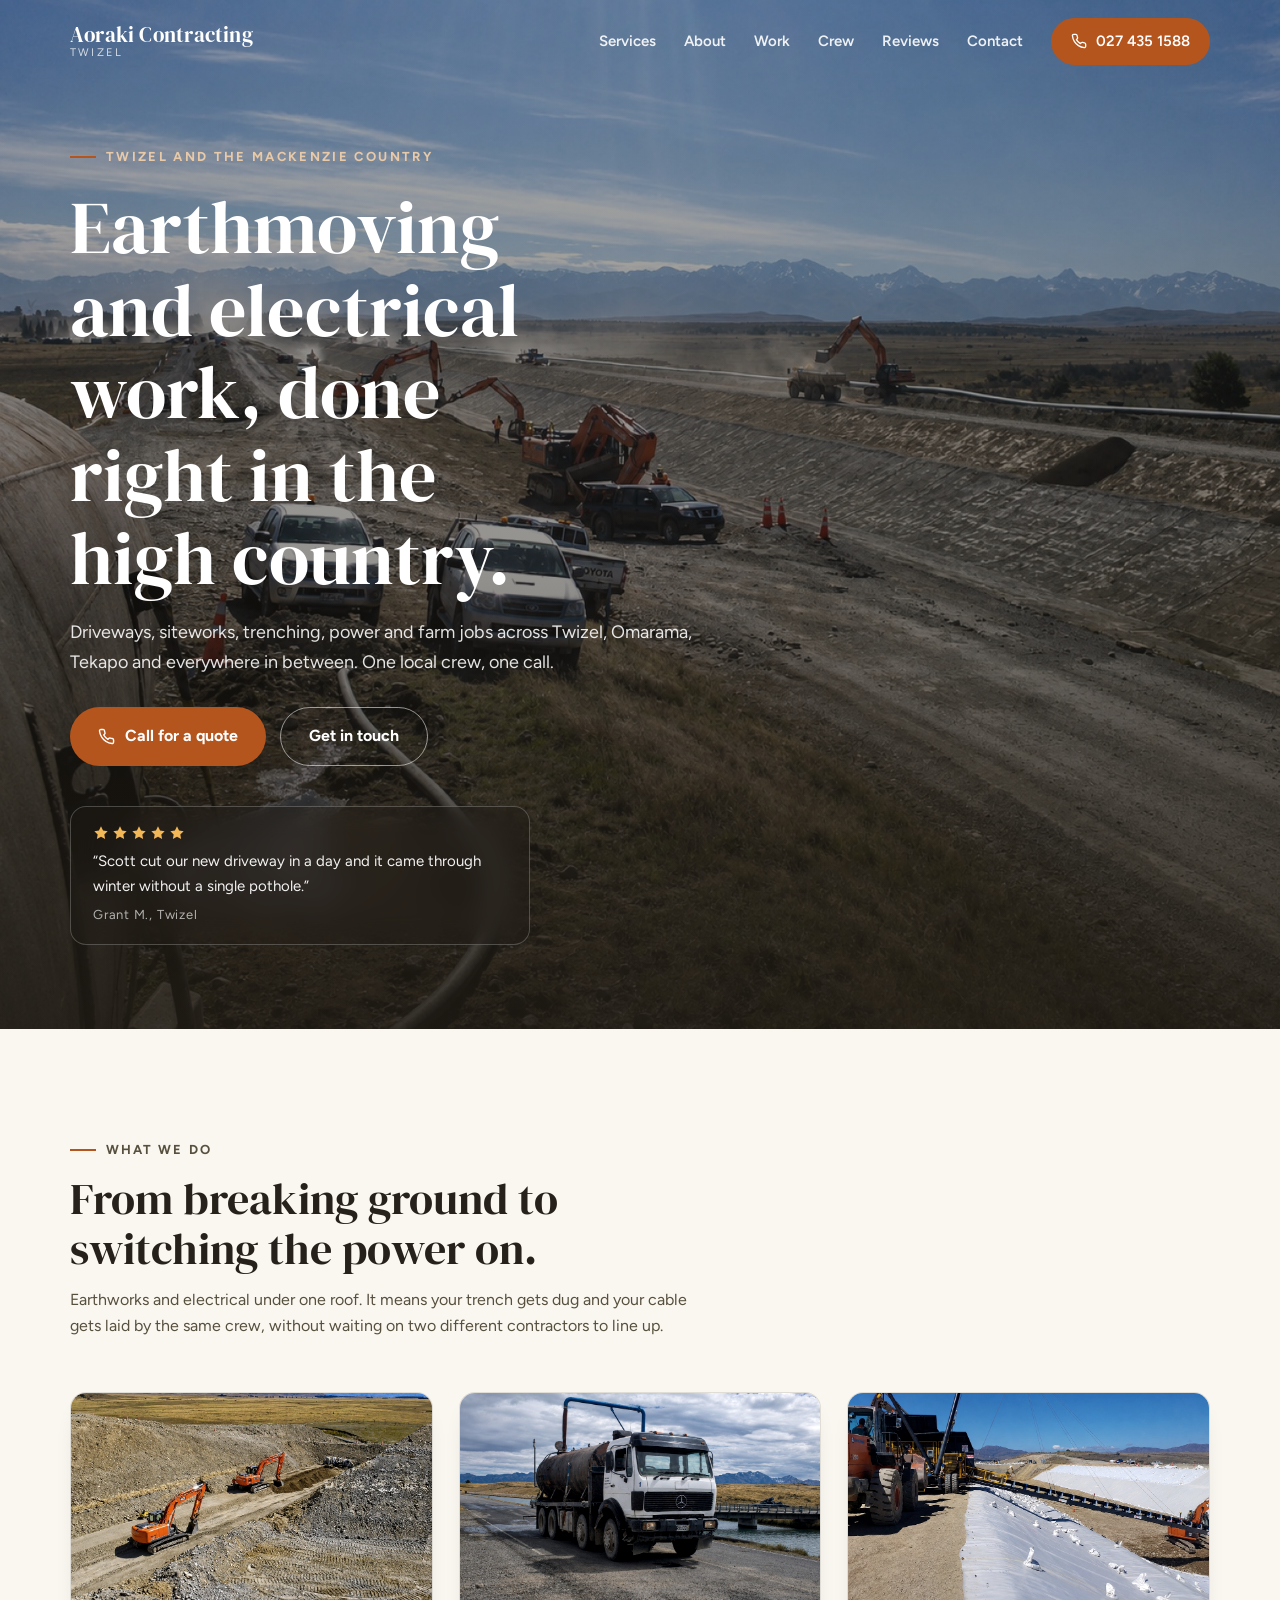
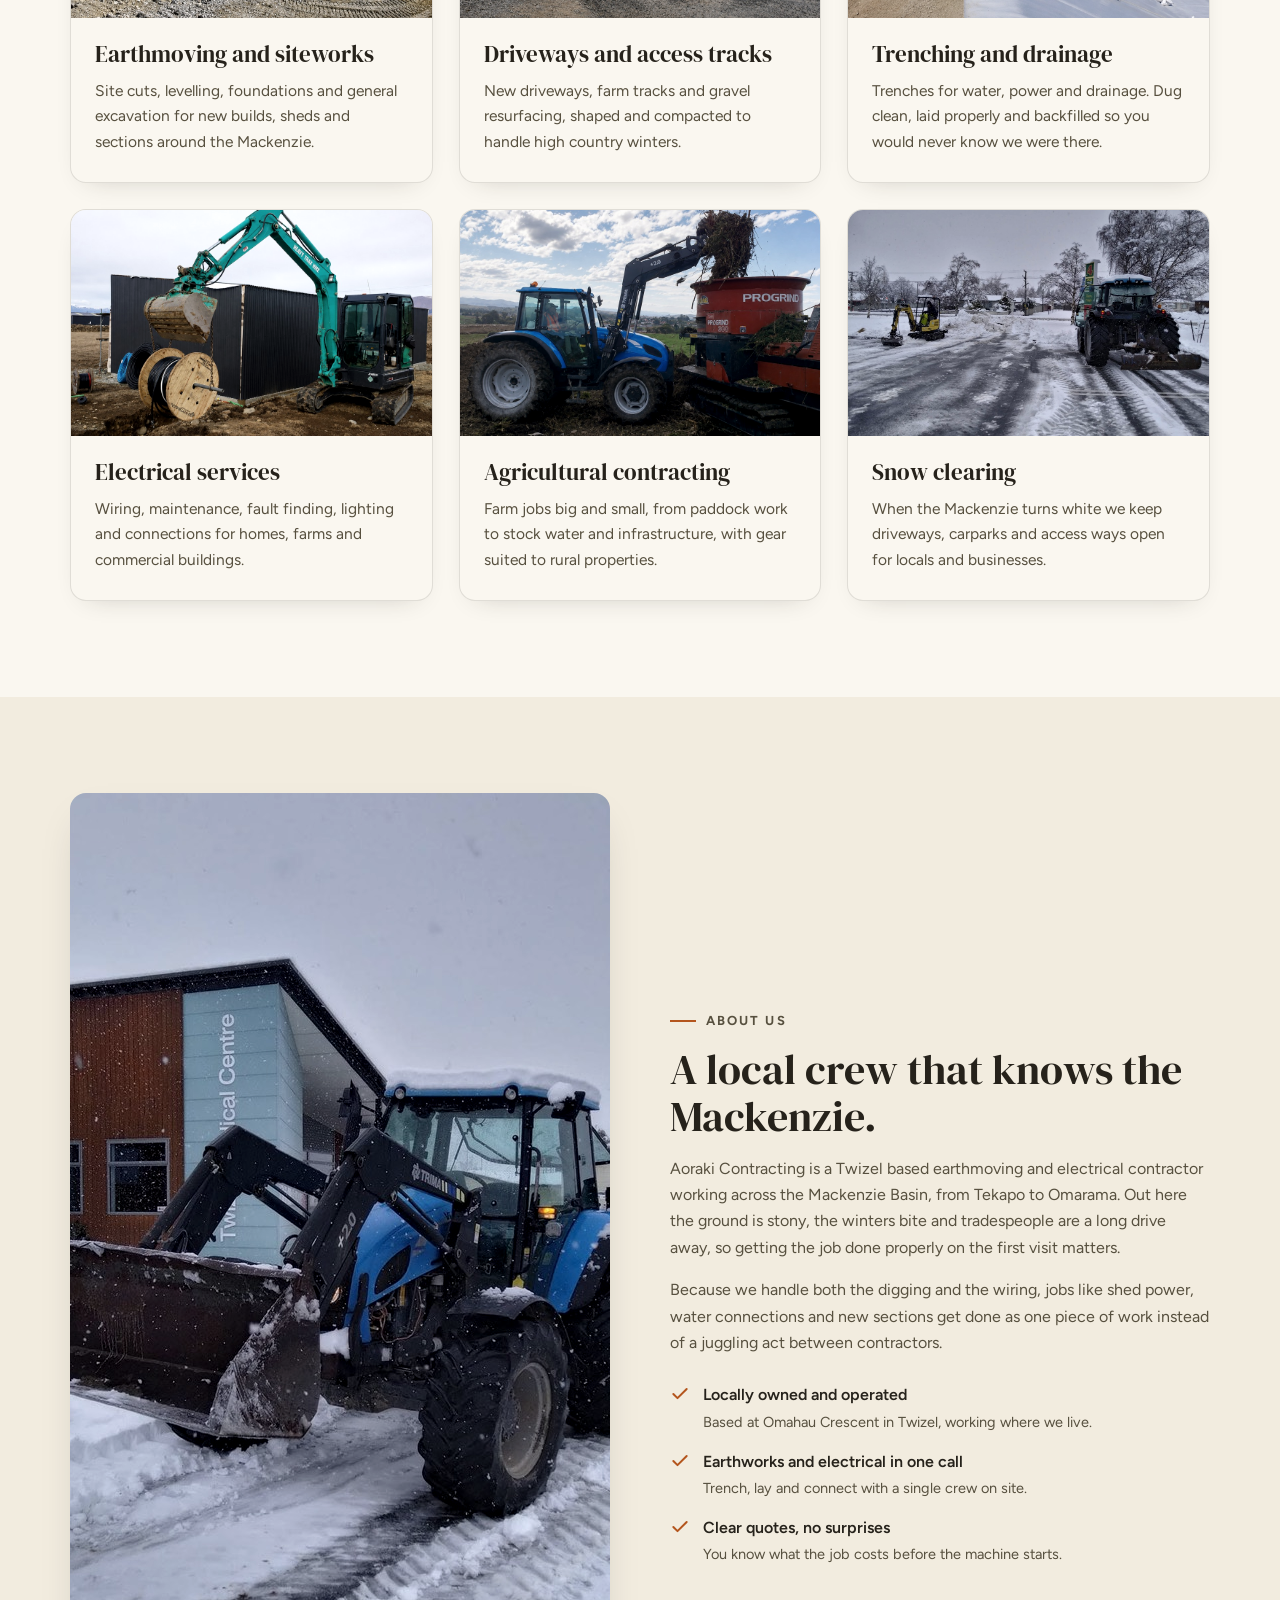
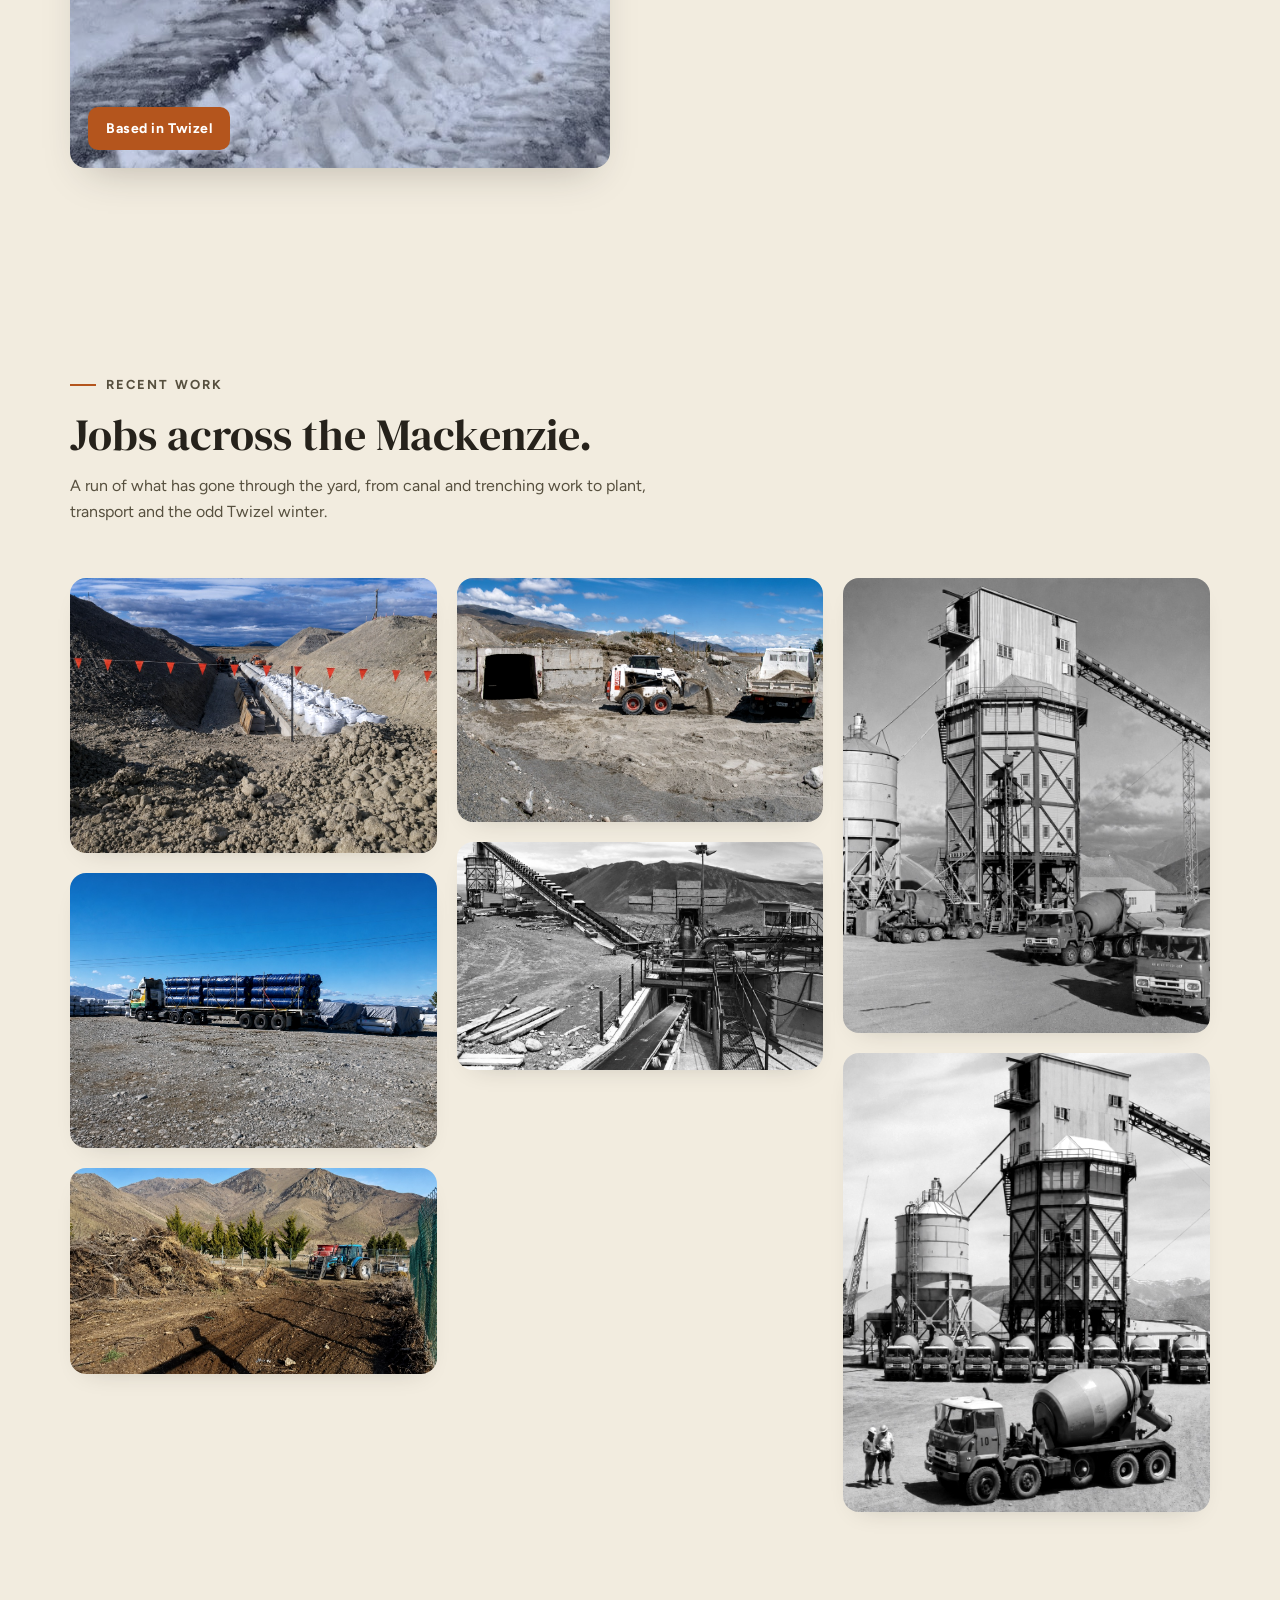
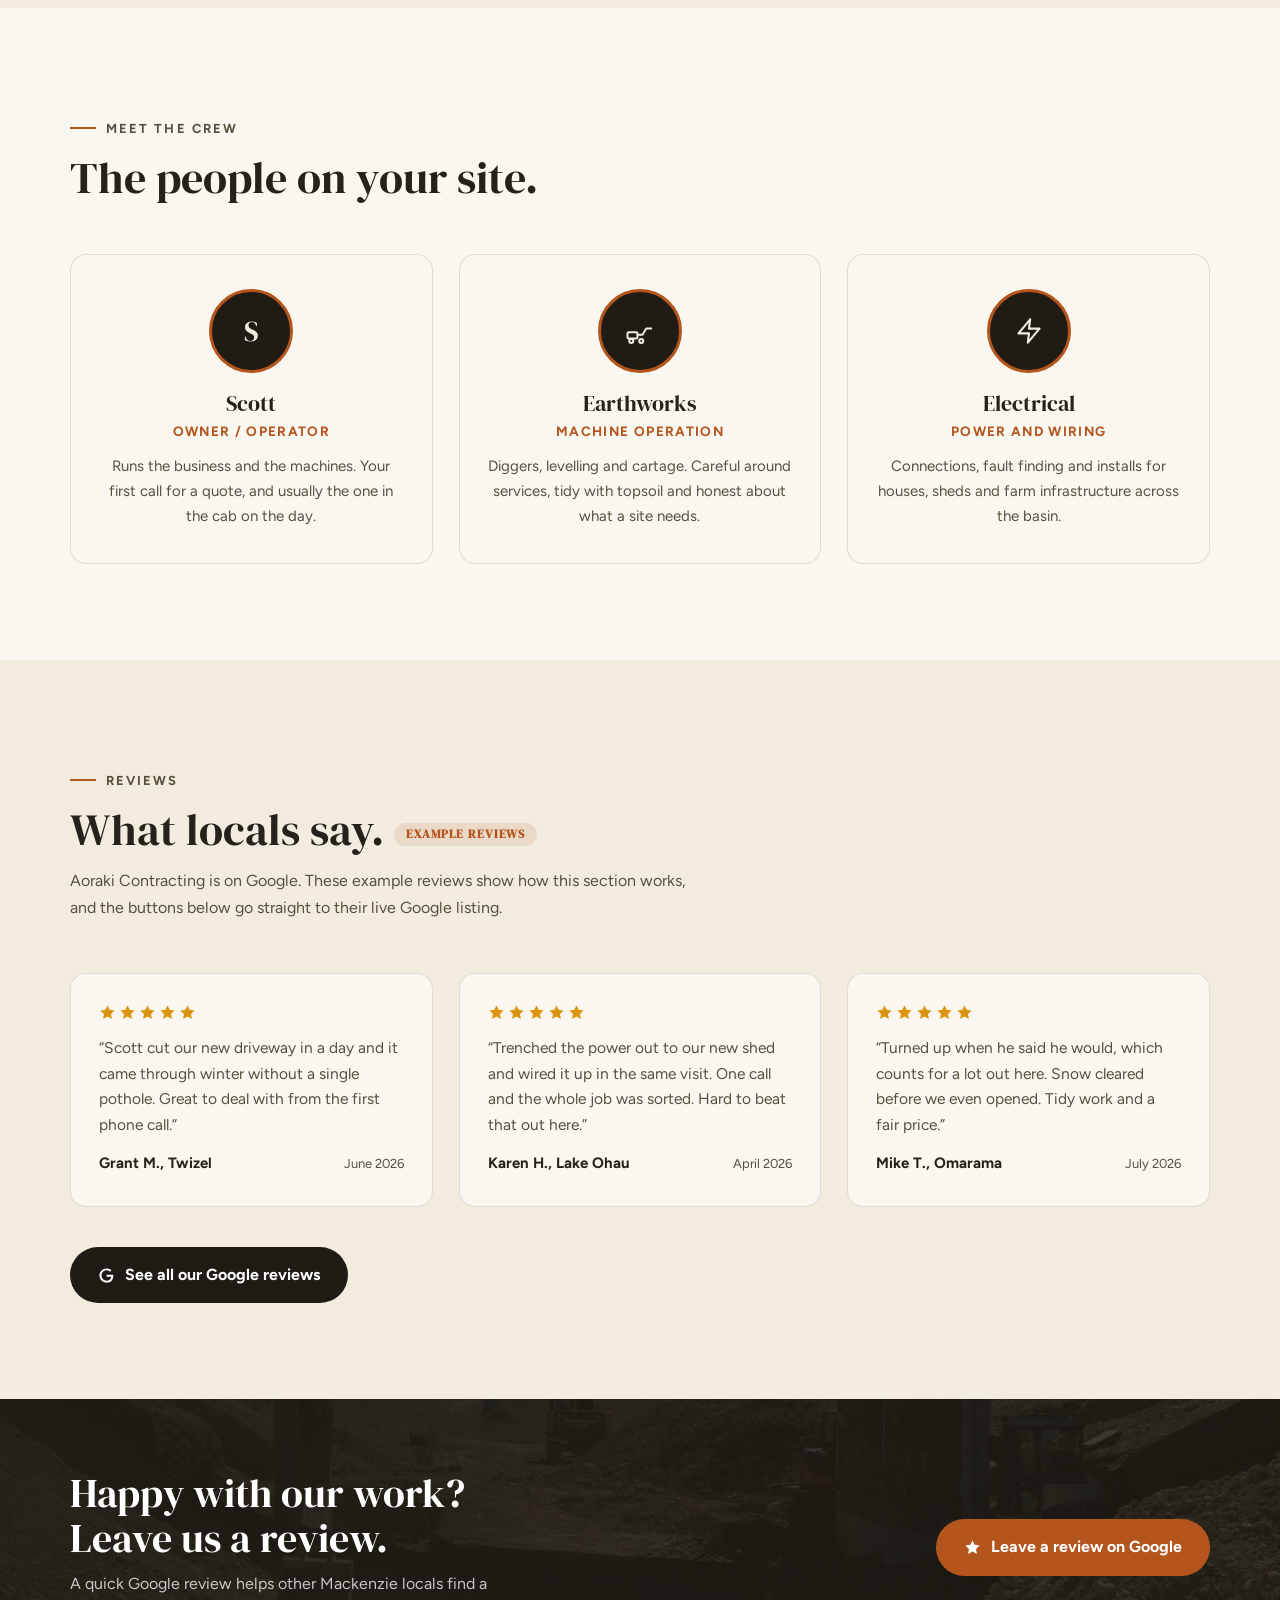
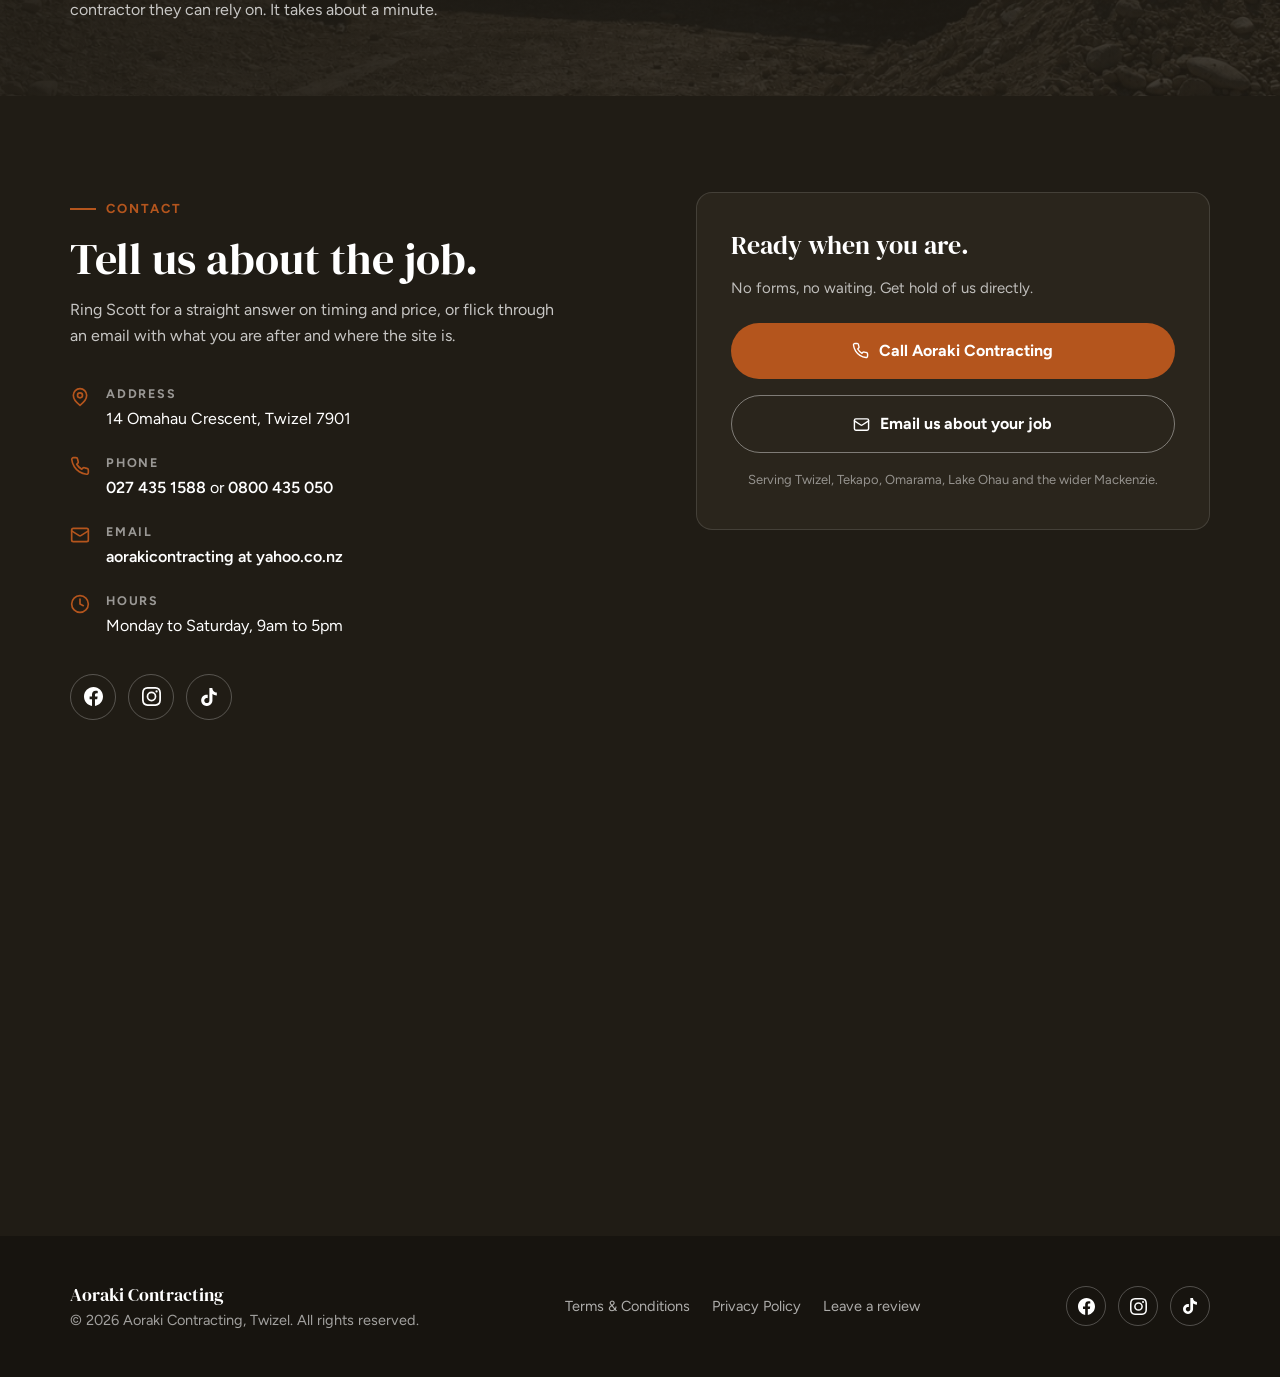
<file: index.html>
<!DOCTYPE html>
<html lang="en-NZ">
<head>
  <meta charset="UTF-8">
  <meta name="viewport" content="width=device-width, initial-scale=1">
  <title>Aoraki Contracting | Earthmoving &amp; Electrical, Twizel</title>
  <meta name="description" content="Earthmoving, driveways, trenching, electrical and agricultural contracting across Twizel and the Mackenzie Country. Locally owned and operated. Call 027 435 1588.">
  <meta property="og:title" content="Aoraki Contracting | Earthmoving &amp; Electrical, Twizel">
  <meta property="og:description" content="Earthworks, driveways, trenching and electrical work across Twizel and the Mackenzie Country.">
  <meta property="og:image" content="https://aoraki-contracting-demo.vercel.app/img/hero-canal.jpg">
  <meta property="og:type" content="website">
  <link rel="icon" href="favicon.svg" type="image/svg+xml">
  <link rel="preconnect" href="https://fonts.googleapis.com">
  <link rel="preconnect" href="https://fonts.gstatic.com" crossorigin>
  <link href="https://fonts.googleapis.com/css2?family=DM+Serif+Display&family=Figtree:wght@400;600;700&display=swap" rel="stylesheet">
  <link rel="stylesheet" href="styles.css">
</head>
<body>

  <div class="intro" id="intro" aria-hidden="true">
    <div class="intro-mark">
      <div class="display">Aoraki Contracting</div>
      <span>Twizel, Mackenzie Country</span>
    </div>
  </div>

  <header class="nav" id="nav">
    <div class="wrap nav-inner">
      <a class="brand" href="#top">
        <strong>Aoraki Contracting</strong>
        <span>Twizel</span>
      </a>
      <nav aria-label="Main">
        <ul class="nav-links">
          <li><a href="#services">Services</a></li>
          <li><a href="#about">About</a></li>
          <li><a href="#work">Work</a></li>
          <li><a href="#crew">Crew</a></li>
          <li><a href="#reviews">Reviews</a></li>
          <li><a href="#contact">Contact</a></li>
          <li>
            <a class="nav-call" href="tel:+64274351588">
              <svg width="16" height="16" viewBox="0 0 24 24" fill="none" stroke="currentColor" stroke-width="2" stroke-linecap="round" stroke-linejoin="round" aria-hidden="true"><path d="M22 16.92v3a2 2 0 0 1-2.18 2 19.79 19.79 0 0 1-8.63-3.07 19.5 19.5 0 0 1-6-6 19.79 19.79 0 0 1-3.07-8.67A2 2 0 0 1 4.11 2h3a2 2 0 0 1 2 1.72c.127.96.361 1.903.7 2.81a2 2 0 0 1-.45 2.11L8.09 9.91a16 16 0 0 0 6 6l1.27-1.27a2 2 0 0 1 2.11-.45c.907.339 1.85.573 2.81.7A2 2 0 0 1 22 16.92z"/></svg>
              027 435 1588
            </a>
          </li>
        </ul>
      </nav>
      <button class="nav-toggle" id="navToggle" aria-label="Open menu" aria-expanded="false">
        <svg width="26" height="26" viewBox="0 0 24 24" fill="none" stroke="currentColor" stroke-width="2" stroke-linecap="round" aria-hidden="true"><line x1="3" y1="6" x2="21" y2="6"/><line x1="3" y1="12" x2="21" y2="12"/><line x1="3" y1="18" x2="21" y2="18"/></svg>
      </button>
    </div>
  </header>

  <main id="top">

    <!-- HERO -->
    <section class="hero">
      <div class="hero-slides" aria-hidden="true">
        <div class="hero-slide active" style="background-image:url('img/hero-canal.jpg')"></div>
        <div class="hero-slide" style="background-image:url('img/hero-snow.jpg')" data-lazy></div>
        <div class="hero-slide" style="background-image:url('img/hero-haultruck.jpg')" data-lazy></div>
      </div>
      <div class="hero-content">
        <div class="wrap">
          <p class="hero-eyebrow hero-anim d1">Twizel and the Mackenzie Country</p>
          <h1 class="hero-anim d2">Earthmoving and electrical work, done right in the high country.</h1>
          <p class="hero-sub hero-anim d3">Driveways, siteworks, trenching, power and farm jobs across Twizel, Omarama, Tekapo and everywhere in between. One local crew, one call.</p>
          <div class="hero-ctas hero-anim d4">
            <a class="btn btn-solid" href="tel:+64274351588">
              <svg width="17" height="17" viewBox="0 0 24 24" fill="none" stroke="currentColor" stroke-width="2" stroke-linecap="round" stroke-linejoin="round" aria-hidden="true"><path d="M22 16.92v3a2 2 0 0 1-2.18 2 19.79 19.79 0 0 1-8.63-3.07 19.5 19.5 0 0 1-6-6 19.79 19.79 0 0 1-3.07-8.67A2 2 0 0 1 4.11 2h3a2 2 0 0 1 2 1.72c.127.96.361 1.903.7 2.81a2 2 0 0 1-.45 2.11L8.09 9.91a16 16 0 0 0 6 6l1.27-1.27a2 2 0 0 1 2.11-.45c.907.339 1.85.573 2.81.7A2 2 0 0 1 22 16.92z"/></svg>
              Call for a quote
            </a>
            <a class="btn btn-ghost" href="#contact">Get in touch</a>
          </div>
          <div class="hero-review hero-anim d5" id="heroReview">
            <div class="stars" aria-label="Five star review">
              <svg width="16" height="16" viewBox="0 0 24 24" fill="currentColor" aria-hidden="true"><path d="M12 2l3.09 6.26L22 9.27l-5 4.87 1.18 6.88L12 17.77l-6.18 3.25L7 14.14 2 9.27l6.91-1.01z"/></svg>
              <svg width="16" height="16" viewBox="0 0 24 24" fill="currentColor" aria-hidden="true"><path d="M12 2l3.09 6.26L22 9.27l-5 4.87 1.18 6.88L12 17.77l-6.18 3.25L7 14.14 2 9.27l6.91-1.01z"/></svg>
              <svg width="16" height="16" viewBox="0 0 24 24" fill="currentColor" aria-hidden="true"><path d="M12 2l3.09 6.26L22 9.27l-5 4.87 1.18 6.88L12 17.77l-6.18 3.25L7 14.14 2 9.27l6.91-1.01z"/></svg>
              <svg width="16" height="16" viewBox="0 0 24 24" fill="currentColor" aria-hidden="true"><path d="M12 2l3.09 6.26L22 9.27l-5 4.87 1.18 6.88L12 17.77l-6.18 3.25L7 14.14 2 9.27l6.91-1.01z"/></svg>
              <svg width="16" height="16" viewBox="0 0 24 24" fill="currentColor" aria-hidden="true"><path d="M12 2l3.09 6.26L22 9.27l-5 4.87 1.18 6.88L12 17.77l-6.18 3.25L7 14.14 2 9.27l6.91-1.01z"/></svg>
            </div>
            <blockquote id="heroQuote">“Scott cut our new driveway in a day and it came through winter without a single pothole.”</blockquote>
            <cite id="heroCite">Grant M., Twizel</cite>
          </div>
        </div>
      </div>
    </section>

    <!-- SERVICES -->
    <section class="section" id="services">
      <div class="wrap">
        <div class="section-head reveal">
          <p class="eyebrow">What we do</p>
          <h2>From breaking ground to switching the power on.</h2>
          <p>Earthworks and electrical under one roof. It means your trench gets dug and your cable gets laid by the same crew, without waiting on two different contractors to line up.</p>
        </div>
        <div class="services-grid">
          <article class="service-card reveal dl1">
            <div class="ph"><img class="treated" src="img/earthmoving.jpg" alt="Two excavators cutting a canal line across open high country" loading="lazy" width="1100" height="825"></div>
            <div class="body">
              <h3>Earthmoving and siteworks</h3>
              <p>Site cuts, levelling, foundations and general excavation for new builds, sheds and sections around the Mackenzie.</p>
            </div>
          </article>
          <article class="service-card reveal dl2">
            <div class="ph"><img class="treated" src="img/access-track.jpg" alt="A truck on a graded gravel road with the Southern Alps behind" loading="lazy" width="1100" height="825"></div>
            <div class="body">
              <h3>Driveways and access tracks</h3>
              <p>New driveways, farm tracks and gravel resurfacing, shaped and compacted to handle high country winters.</p>
            </div>
          </article>
          <article class="service-card reveal dl3">
            <div class="ph"><img class="treated" src="img/drainage.jpg" alt="Geotextile liner being installed along a long drainage trench" loading="lazy" width="1100" height="825"></div>
            <div class="body">
              <h3>Trenching and drainage</h3>
              <p>Trenches for water, power and drainage. Dug clean, laid properly and backfilled so you would never know we were there.</p>
            </div>
          </article>
          <article class="service-card reveal dl1">
            <div class="ph"><img class="treated" src="img/electrical.jpg" alt="Excavator lifting a cable reel on site ahead of a power connection" loading="lazy" width="1100" height="619"></div>
            <div class="body">
              <h3>Electrical services</h3>
              <p>Wiring, maintenance, fault finding, lighting and connections for homes, farms and commercial buildings.</p>
            </div>
          </article>
          <article class="service-card reveal dl2">
            <div class="ph"><img class="treated" src="img/agricultural.jpg" alt="A tractor loading a mulcher with cleared paddock debris" loading="lazy" width="1100" height="619"></div>
            <div class="body">
              <h3>Agricultural contracting</h3>
              <p>Farm jobs big and small, from paddock work to stock water and infrastructure, with gear suited to rural properties.</p>
            </div>
          </article>
          <article class="service-card reveal dl3">
            <div class="ph"><img class="treated" src="img/snow-clearing.jpg" alt="An excavator and tractor clearing snow from a Twizel road" loading="lazy" width="1100" height="825"></div>
            <div class="body">
              <h3>Snow clearing</h3>
              <p>When the Mackenzie turns white we keep driveways, carparks and access ways open for locals and businesses.</p>
            </div>
          </article>
        </div>
      </div>
    </section>

    <!-- ABOUT -->
    <section class="section bone" id="about">
      <div class="wrap about-grid">
        <div class="about-photo reveal">
          <img class="treated" src="img/about-yard.jpg" alt="A tractor clearing snow outside a Twizel community building" loading="lazy" width="1300" height="975">
          <div class="about-tag">Based in Twizel</div>
        </div>
        <div class="about-copy reveal dl2">
          <p class="eyebrow">About us</p>
          <h2>A local crew that knows the Mackenzie.</h2>
          <p>Aoraki Contracting is a Twizel based earthmoving and electrical contractor working across the Mackenzie Basin, from Tekapo to Omarama. Out here the ground is stony, the winters bite and tradespeople are a long drive away, so getting the job done properly on the first visit matters.</p>
          <p>Because we handle both the digging and the wiring, jobs like shed power, water connections and new sections get done as one piece of work instead of a juggling act between contractors.</p>
          <ul class="checklist">
            <li>
              <svg width="20" height="20" viewBox="0 0 24 24" fill="none" stroke="currentColor" stroke-width="2.4" stroke-linecap="round" stroke-linejoin="round" aria-hidden="true"><path d="M20 6 9 17l-5-5"/></svg>
              <div>Locally owned and operated<small>Based at Omahau Crescent in Twizel, working where we live.</small></div>
            </li>
            <li>
              <svg width="20" height="20" viewBox="0 0 24 24" fill="none" stroke="currentColor" stroke-width="2.4" stroke-linecap="round" stroke-linejoin="round" aria-hidden="true"><path d="M20 6 9 17l-5-5"/></svg>
              <div>Earthworks and electrical in one call<small>Trench, lay and connect with a single crew on site.</small></div>
            </li>
            <li>
              <svg width="20" height="20" viewBox="0 0 24 24" fill="none" stroke="currentColor" stroke-width="2.4" stroke-linecap="round" stroke-linejoin="round" aria-hidden="true"><path d="M20 6 9 17l-5-5"/></svg>
              <div>Clear quotes, no surprises<small>You know what the job costs before the machine starts.</small></div>
            </li>
          </ul>
        </div>
      </div>
    </section>

    <!-- GALLERY -->
    <section class="section bone" id="work">
      <div class="wrap">
        <div class="section-head reveal">
          <p class="eyebrow">Recent work</p>
          <h2>Jobs across the Mackenzie.</h2>
          <p>A run of what has gone through the yard, from canal and trenching work to plant, transport and the odd Twizel winter.</p>
        </div>
        <div class="masonry">
          <figure class="mas reveal"><img class="treated" src="img/culvert-prep.jpg" alt="A concrete culvert being prepared in a sandbagged trench" loading="lazy"></figure>
          <figure class="mas reveal"><img class="treated" src="img/pipe-transport.jpg" alt="A truck loaded with irrigation pipe on a gravel yard" loading="lazy"></figure>
          <figure class="mas reveal"><img class="treated" src="img/land-clearing.jpg" alt="A tractor working a cleared block below the hills" loading="lazy"></figure>
          <figure class="mas reveal"><img class="treated" src="img/loader-culvert.jpg" alt="A skid steer loading spoil next to a concrete culvert" loading="lazy"></figure>
          <figure class="mas reveal"><img class="treated" src="img/plant-conveyor.jpg" alt="Conveyor towers at an aggregate processing plant" loading="lazy"></figure>
          <figure class="mas reveal"><img class="treated" src="img/batching-plant-old.jpg" alt="A batching plant tower with trucks loading below" loading="lazy"></figure>
          <figure class="mas reveal"><img class="treated" src="img/batching-trucks.jpg" alt="A row of concrete trucks lined up at a batching plant" loading="lazy"></figure>
        </div>
      </div>
    </section>

    <!-- CREW -->
    <section class="section" id="crew">
      <div class="wrap">
        <div class="section-head reveal">
          <p class="eyebrow">Meet the crew</p>
          <h2>The people on your site.</h2>
        </div>
        <div class="crew-grid">
          <article class="crew-card reveal dl1">
            <div class="avatar" aria-hidden="true">S</div>
            <h3>Scott</h3>
            <p class="role">Owner / Operator</p>
            <p>Runs the business and the machines. Your first call for a quote, and usually the one in the cab on the day.</p>
          </article>
          <article class="crew-card reveal dl2">
            <div class="avatar" aria-hidden="true">
              <svg width="30" height="30" viewBox="0 0 24 24" fill="none" stroke="currentColor" stroke-width="1.6" stroke-linecap="round" stroke-linejoin="round" aria-hidden="true"><rect x="2" y="13" width="8" height="5" rx="1"/><path d="M10 15h4l3-5h4"/><circle cx="5" cy="20" r="1.6"/><circle cx="13" cy="20" r="1.6"/></svg>
            </div>
            <h3>Earthworks</h3>
            <p class="role">Machine operation</p>
            <p>Diggers, levelling and cartage. Careful around services, tidy with topsoil and honest about what a site needs.</p>
          </article>
          <article class="crew-card reveal dl3">
            <div class="avatar" aria-hidden="true">
              <svg width="28" height="28" viewBox="0 0 24 24" fill="none" stroke="currentColor" stroke-width="1.8" stroke-linecap="round" stroke-linejoin="round" aria-hidden="true"><polygon points="13 2 3 14 12 14 11 22 21 10 12 10 13 2"/></svg>
            </div>
            <h3>Electrical</h3>
            <p class="role">Power and wiring</p>
            <p>Connections, fault finding and installs for houses, sheds and farm infrastructure across the basin.</p>
          </article>
        </div>
      </div>
    </section>

    <!-- REVIEWS -->
    <section class="section bone" id="reviews">
      <div class="wrap">
        <div class="section-head reveal">
          <p class="eyebrow">Reviews</p>
          <h2>What locals say.<span class="badge">Example reviews</span></h2>
          <p>Aoraki Contracting is on Google. These example reviews show how this section works, and the buttons below go straight to their live Google listing.</p>
        </div>
        <div class="reviews-grid">
          <article class="review-card reveal dl1">
            <div class="stars" aria-label="5 out of 5 stars">
              <svg width="17" height="17" viewBox="0 0 24 24" fill="currentColor" aria-hidden="true"><path d="M12 2l3.09 6.26L22 9.27l-5 4.87 1.18 6.88L12 17.77l-6.18 3.25L7 14.14 2 9.27l6.91-1.01z"/></svg>
              <svg width="17" height="17" viewBox="0 0 24 24" fill="currentColor" aria-hidden="true"><path d="M12 2l3.09 6.26L22 9.27l-5 4.87 1.18 6.88L12 17.77l-6.18 3.25L7 14.14 2 9.27l6.91-1.01z"/></svg>
              <svg width="17" height="17" viewBox="0 0 24 24" fill="currentColor" aria-hidden="true"><path d="M12 2l3.09 6.26L22 9.27l-5 4.87 1.18 6.88L12 17.77l-6.18 3.25L7 14.14 2 9.27l6.91-1.01z"/></svg>
              <svg width="17" height="17" viewBox="0 0 24 24" fill="currentColor" aria-hidden="true"><path d="M12 2l3.09 6.26L22 9.27l-5 4.87 1.18 6.88L12 17.77l-6.18 3.25L7 14.14 2 9.27l6.91-1.01z"/></svg>
              <svg width="17" height="17" viewBox="0 0 24 24" fill="currentColor" aria-hidden="true"><path d="M12 2l3.09 6.26L22 9.27l-5 4.87 1.18 6.88L12 17.77l-6.18 3.25L7 14.14 2 9.27l6.91-1.01z"/></svg>
            </div>
            <p>“Scott cut our new driveway in a day and it came through winter without a single pothole. Great to deal with from the first phone call.”</p>
            <footer><strong>Grant M., Twizel</strong><time>June 2026</time></footer>
          </article>
          <article class="review-card reveal dl2">
            <div class="stars" aria-label="5 out of 5 stars">
              <svg width="17" height="17" viewBox="0 0 24 24" fill="currentColor" aria-hidden="true"><path d="M12 2l3.09 6.26L22 9.27l-5 4.87 1.18 6.88L12 17.77l-6.18 3.25L7 14.14 2 9.27l6.91-1.01z"/></svg>
              <svg width="17" height="17" viewBox="0 0 24 24" fill="currentColor" aria-hidden="true"><path d="M12 2l3.09 6.26L22 9.27l-5 4.87 1.18 6.88L12 17.77l-6.18 3.25L7 14.14 2 9.27l6.91-1.01z"/></svg>
              <svg width="17" height="17" viewBox="0 0 24 24" fill="currentColor" aria-hidden="true"><path d="M12 2l3.09 6.26L22 9.27l-5 4.87 1.18 6.88L12 17.77l-6.18 3.25L7 14.14 2 9.27l6.91-1.01z"/></svg>
              <svg width="17" height="17" viewBox="0 0 24 24" fill="currentColor" aria-hidden="true"><path d="M12 2l3.09 6.26L22 9.27l-5 4.87 1.18 6.88L12 17.77l-6.18 3.25L7 14.14 2 9.27l6.91-1.01z"/></svg>
              <svg width="17" height="17" viewBox="0 0 24 24" fill="currentColor" aria-hidden="true"><path d="M12 2l3.09 6.26L22 9.27l-5 4.87 1.18 6.88L12 17.77l-6.18 3.25L7 14.14 2 9.27l6.91-1.01z"/></svg>
            </div>
            <p>“Trenched the power out to our new shed and wired it up in the same visit. One call and the whole job was sorted. Hard to beat that out here.”</p>
            <footer><strong>Karen H., Lake Ohau</strong><time>April 2026</time></footer>
          </article>
          <article class="review-card reveal dl3">
            <div class="stars" aria-label="5 out of 5 stars">
              <svg width="17" height="17" viewBox="0 0 24 24" fill="currentColor" aria-hidden="true"><path d="M12 2l3.09 6.26L22 9.27l-5 4.87 1.18 6.88L12 17.77l-6.18 3.25L7 14.14 2 9.27l6.91-1.01z"/></svg>
              <svg width="17" height="17" viewBox="0 0 24 24" fill="currentColor" aria-hidden="true"><path d="M12 2l3.09 6.26L22 9.27l-5 4.87 1.18 6.88L12 17.77l-6.18 3.25L7 14.14 2 9.27l6.91-1.01z"/></svg>
              <svg width="17" height="17" viewBox="0 0 24 24" fill="currentColor" aria-hidden="true"><path d="M12 2l3.09 6.26L22 9.27l-5 4.87 1.18 6.88L12 17.77l-6.18 3.25L7 14.14 2 9.27l6.91-1.01z"/></svg>
              <svg width="17" height="17" viewBox="0 0 24 24" fill="currentColor" aria-hidden="true"><path d="M12 2l3.09 6.26L22 9.27l-5 4.87 1.18 6.88L12 17.77l-6.18 3.25L7 14.14 2 9.27l6.91-1.01z"/></svg>
              <svg width="17" height="17" viewBox="0 0 24 24" fill="currentColor" aria-hidden="true"><path d="M12 2l3.09 6.26L22 9.27l-5 4.87 1.18 6.88L12 17.77l-6.18 3.25L7 14.14 2 9.27l6.91-1.01z"/></svg>
            </div>
            <p>“Turned up when he said he would, which counts for a lot out here. Snow cleared before we even opened. Tidy work and a fair price.”</p>
            <footer><strong>Mike T., Omarama</strong><time>July 2026</time></footer>
          </article>
        </div>
        <div class="reviews-cta reveal">
          <a class="btn btn-dark" href="https://www.google.com/maps/search/?api=1&query=Aoraki%20Contracting%20Twizel" target="_blank" rel="noopener">
            <svg width="17" height="17" viewBox="0 0 24 24" fill="currentColor" aria-hidden="true"><path d="M21.35 11.1h-9.17v2.73h6.51c-.33 3.81-3.5 5.44-6.5 5.44C8.36 19.27 5 16.25 5 12c0-4.1 3.2-7.27 7.2-7.27 3.09 0 4.9 1.97 4.9 1.97L19 4.72S16.56 2 12.1 2C6.42 2 2.03 6.8 2.03 12c0 5.05 4.13 10 10.22 10 5.35 0 9.25-3.67 9.25-9.09 0-1.15-.15-1.81-.15-1.81z"/></svg>
            See all our Google reviews
          </a>
        </div>
      </div>
    </section>

    <!-- REVIEW FUNNEL BANNER -->
    <section class="review-banner">
      <div class="bg" style="background-image:url('img/bridge-build.jpg')" aria-hidden="true"></div>
      <div class="wrap">
        <div class="reveal">
          <h2>Happy with our work? Leave us a review.</h2>
          <p>A quick Google review helps other Mackenzie locals find a contractor they can rely on. It takes about a minute.</p>
        </div>
        <a class="btn btn-solid reveal dl2" href="https://www.google.com/maps/search/?api=1&query=Aoraki%20Contracting%20Twizel" target="_blank" rel="noopener">
          <svg width="17" height="17" viewBox="0 0 24 24" fill="currentColor" aria-hidden="true"><path d="M12 2l3.09 6.26L22 9.27l-5 4.87 1.18 6.88L12 17.77l-6.18 3.25L7 14.14 2 9.27l6.91-1.01z"/></svg>
          Leave a review on Google
        </a>
      </div>
    </section>

    <!-- CONTACT -->
    <section class="section contact" id="contact">
      <div class="wrap contact-grid">
        <div class="reveal">
          <p class="eyebrow">Contact</p>
          <h2>Tell us about the job.</h2>
          <p class="lede">Ring Scott for a straight answer on timing and price, or flick through an email with what you are after and where the site is.</p>
          <div class="info-rows">
            <div class="info-row">
              <svg width="20" height="20" viewBox="0 0 24 24" fill="none" stroke="currentColor" stroke-width="2" stroke-linecap="round" stroke-linejoin="round" aria-hidden="true"><path d="M20 10c0 6-8 12-8 12S4 16 4 10a8 8 0 0 1 16 0z"/><circle cx="12" cy="10" r="3"/></svg>
              <div><div class="label">Address</div><div class="val">14 Omahau Crescent, Twizel 7901</div></div>
            </div>
            <div class="info-row">
              <svg width="20" height="20" viewBox="0 0 24 24" fill="none" stroke="currentColor" stroke-width="2" stroke-linecap="round" stroke-linejoin="round" aria-hidden="true"><path d="M22 16.92v3a2 2 0 0 1-2.18 2 19.79 19.79 0 0 1-8.63-3.07 19.5 19.5 0 0 1-6-6 19.79 19.79 0 0 1-3.07-8.67A2 2 0 0 1 4.11 2h3a2 2 0 0 1 2 1.72c.127.96.361 1.903.7 2.81a2 2 0 0 1-.45 2.11L8.09 9.91a16 16 0 0 0 6 6l1.27-1.27a2 2 0 0 1 2.11-.45c.907.339 1.85.573 2.81.7A2 2 0 0 1 22 16.92z"/></svg>
              <div><div class="label">Phone</div><div class="val"><a href="tel:+64274351588">027 435 1588</a> or <a href="tel:0800435050">0800 435 050</a></div></div>
            </div>
            <div class="info-row">
              <svg width="20" height="20" viewBox="0 0 24 24" fill="none" stroke="currentColor" stroke-width="2" stroke-linecap="round" stroke-linejoin="round" aria-hidden="true"><rect x="2" y="4" width="20" height="16" rx="2"/><path d="m22 7-8.97 5.7a1.94 1.94 0 0 1-2.06 0L2 7"/></svg>
              <div><div class="label">Email</div><div class="val"><a href="#contact" data-gmail data-user="aorakicontracting" data-domain="yahoo.co.nz" data-su="Quote%20request%20from%20the%20website">aorakicontracting at yahoo.co.nz</a></div></div>
            </div>
            <div class="info-row">
              <svg width="20" height="20" viewBox="0 0 24 24" fill="none" stroke="currentColor" stroke-width="2" stroke-linecap="round" stroke-linejoin="round" aria-hidden="true"><circle cx="12" cy="12" r="10"/><polyline points="12 6 12 12 16 14"/></svg>
              <div><div class="label">Hours</div><div class="val">Monday to Saturday, 9am to 5pm</div></div>
            </div>
          </div>
          <div class="socials">
            <a href="https://www.facebook.com/aorakicontracting/" target="_blank" rel="noopener" aria-label="Aoraki Contracting on Facebook">
              <svg width="19" height="19" viewBox="0 0 24 24" fill="currentColor" aria-hidden="true"><path d="M24 12.07C24 5.41 18.63 0 12 0S0 5.4 0 12.07C0 18.1 4.39 23.1 10.13 24v-8.44H7.08v-3.49h3.04V9.41c0-3.02 1.8-4.7 4.54-4.7 1.31 0 2.68.24 2.68.24v2.97h-1.5c-1.5 0-1.96.93-1.96 1.89v2.26h3.32l-.53 3.5h-2.8V24C19.62 23.1 24 18.1 24 12.07z"/></svg>
            </a>
            <a href="https://www.instagram.com/explore/search/keyword/?q=aoraki%20contracting" target="_blank" rel="noopener" aria-label="Search Aoraki Contracting on Instagram">
              <svg width="19" height="19" viewBox="0 0 24 24" fill="currentColor" aria-hidden="true"><path d="M12 2.16c3.2 0 3.58.01 4.85.07 3.25.15 4.77 1.69 4.92 4.92.06 1.27.07 1.65.07 4.85 0 3.2-.01 3.58-.07 4.85-.15 3.23-1.66 4.77-4.92 4.92-1.27.06-1.64.07-4.85.07-3.2 0-3.58-.01-4.85-.07-3.26-.15-4.77-1.7-4.92-4.92-.06-1.27-.07-1.64-.07-4.85 0-3.2.01-3.58.07-4.85C2.38 3.92 3.9 2.38 7.15 2.23 8.42 2.18 8.8 2.16 12 2.16zM12 0C8.74 0 8.33.01 7.05.07 2.7.27.27 2.69.07 7.05.01 8.33 0 8.74 0 12s.01 3.67.07 4.95c.2 4.36 2.62 6.78 6.98 6.98 1.28.06 1.69.07 4.95.07s3.67-.01 4.95-.07c4.35-.2 6.78-2.62 6.98-6.98.06-1.28.07-1.69.07-4.95s-.01-3.67-.07-4.95C23.73 2.7 21.31.27 16.95.07 15.67.01 15.26 0 12 0zm0 5.84A6.16 6.16 0 1 0 18.16 12 6.16 6.16 0 0 0 12 5.84zm0 10.15A3.99 3.99 0 1 1 16 12a3.99 3.99 0 0 1-4 3.99zm6.4-11.85a1.44 1.44 0 1 0 1.44 1.44 1.44 1.44 0 0 0-1.44-1.44z"/></svg>
            </a>
            <a href="https://www.tiktok.com/search?q=aoraki%20contracting" target="_blank" rel="noopener" aria-label="Search Aoraki Contracting on TikTok">
              <svg width="18" height="18" viewBox="0 0 24 24" fill="currentColor" aria-hidden="true"><path d="M12.53.02C13.84 0 15.14.01 16.44 0c.08 1.53.63 3.09 1.75 4.17 1.12 1.11 2.7 1.62 4.24 1.79v4.03c-1.44-.05-2.89-.35-4.2-.97-.57-.26-1.1-.59-1.62-.93-.01 2.92.01 5.84-.02 8.75-.08 1.4-.54 2.79-1.35 3.94-1.31 1.92-3.58 3.17-5.91 3.21-1.43.08-2.86-.31-4.08-1.03-2.02-1.19-3.44-3.37-3.65-5.71-.02-.5-.03-1-.01-1.49.18-1.9 1.12-3.72 2.58-4.96 1.66-1.44 3.98-2.13 6.15-1.72.02 1.48-.04 2.96-.04 4.44-.99-.32-2.15-.23-3.02.37-.63.41-1.11 1.04-1.36 1.75-.21.51-.15 1.07-.14 1.61.24 1.64 1.82 3.02 3.5 2.87 1.12-.01 2.19-.66 2.77-1.61.19-.33.4-.67.41-1.06.1-1.79.06-3.57.07-5.36.01-4.03-.01-8.05.02-12.07z"/></svg>
            </a>
          </div>
        </div>
        <div class="contact-actions reveal dl2">
          <h3 class="display">Ready when you are.</h3>
          <p>No forms, no waiting. Get hold of us directly.</p>
          <a class="btn btn-solid" href="tel:+64274351588">
            <svg width="17" height="17" viewBox="0 0 24 24" fill="none" stroke="currentColor" stroke-width="2" stroke-linecap="round" stroke-linejoin="round" aria-hidden="true"><path d="M22 16.92v3a2 2 0 0 1-2.18 2 19.79 19.79 0 0 1-8.63-3.07 19.5 19.5 0 0 1-6-6 19.79 19.79 0 0 1-3.07-8.67A2 2 0 0 1 4.11 2h3a2 2 0 0 1 2 1.72c.127.96.361 1.903.7 2.81a2 2 0 0 1-.45 2.11L8.09 9.91a16 16 0 0 0 6 6l1.27-1.27a2 2 0 0 1 2.11-.45c.907.339 1.85.573 2.81.7A2 2 0 0 1 22 16.92z"/></svg>
            Call Aoraki Contracting
          </a>
          <a class="btn btn-ghost" href="#contact" data-gmail data-user="aorakicontracting" data-domain="yahoo.co.nz" data-su="Quote%20request%20from%20the%20website" data-body="Hi%20Scott%2C%0A%0AI%27d%20like%20a%20quote%20for%20a%20job%20at%20%5Byour%20address%5D.%0A%0AThe%20work%20involves%3A%20">
            <svg width="17" height="17" viewBox="0 0 24 24" fill="none" stroke="currentColor" stroke-width="2" stroke-linecap="round" stroke-linejoin="round" aria-hidden="true"><rect x="2" y="4" width="20" height="16" rx="2"/><path d="m22 7-8.97 5.7a1.94 1.94 0 0 1-2.06 0L2 7"/></svg>
            Email us about your job
          </a>
          <small>Serving Twizel, Tekapo, Omarama, Lake Ohau and the wider Mackenzie.</small>
        </div>
      </div>
    </section>

    <!-- MAP -->
    <section class="map-section" aria-label="Map of Aoraki Contracting, Twizel">
      <div class="wrap">
        <div class="map-frame">
          <iframe src="https://www.google.com/maps?q=Aoraki%20Contracting%2C%2014%20Omahau%20Crescent%2C%20Twizel%207901%2C%20New%20Zealand&output=embed" loading="lazy" referrerpolicy="no-referrer-when-downgrade" title="Map showing Aoraki Contracting in Twizel" allowfullscreen></iframe>
        </div>
      </div>
    </section>

  </main>

  <footer class="footer">
    <div class="wrap footer-inner">
      <div class="brandline">
        <strong>Aoraki Contracting</strong>
        <span>&copy; <span id="year">2026</span> Aoraki Contracting, Twizel. All rights reserved.</span>
      </div>
      <nav aria-label="Footer">
        <a href="terms.html">Terms &amp; Conditions</a>
        <a href="privacy.html">Privacy Policy</a>
        <a href="https://www.google.com/maps/search/?api=1&query=Aoraki%20Contracting%20Twizel" target="_blank" rel="noopener">Leave a review</a>
      </nav>
      <div class="socials">
        <a href="https://www.facebook.com/aorakicontracting/" target="_blank" rel="noopener" aria-label="Aoraki Contracting on Facebook">
          <svg width="17" height="17" viewBox="0 0 24 24" fill="currentColor" aria-hidden="true"><path d="M24 12.07C24 5.41 18.63 0 12 0S0 5.4 0 12.07C0 18.1 4.39 23.1 10.13 24v-8.44H7.08v-3.49h3.04V9.41c0-3.02 1.8-4.7 4.54-4.7 1.31 0 2.68.24 2.68.24v2.97h-1.5c-1.5 0-1.96.93-1.96 1.89v2.26h3.32l-.53 3.5h-2.8V24C19.62 23.1 24 18.1 24 12.07z"/></svg>
        </a>
        <a href="https://www.instagram.com/explore/search/keyword/?q=aoraki%20contracting" target="_blank" rel="noopener" aria-label="Search Aoraki Contracting on Instagram">
          <svg width="17" height="17" viewBox="0 0 24 24" fill="currentColor" aria-hidden="true"><path d="M12 2.16c3.2 0 3.58.01 4.85.07 3.25.15 4.77 1.69 4.92 4.92.06 1.27.07 1.65.07 4.85 0 3.2-.01 3.58-.07 4.85-.15 3.23-1.66 4.77-4.92 4.92-1.27.06-1.64.07-4.85.07-3.2 0-3.58-.01-4.85-.07-3.26-.15-4.77-1.7-4.92-4.92-.06-1.27-.07-1.64-.07-4.85 0-3.2.01-3.58.07-4.85C2.38 3.92 3.9 2.38 7.15 2.23 8.42 2.18 8.8 2.16 12 2.16zM12 0C8.74 0 8.33.01 7.05.07 2.7.27.27 2.69.07 7.05.01 8.33 0 8.74 0 12s.01 3.67.07 4.95c.2 4.36 2.62 6.78 6.98 6.98 1.28.06 1.69.07 4.95.07s3.67-.01 4.95-.07c4.35-.2 6.78-2.62 6.98-6.98.06-1.28.07-1.69.07-4.95s-.01-3.67-.07-4.95C23.73 2.7 21.31.27 16.95.07 15.67.01 15.26 0 12 0zm0 5.84A6.16 6.16 0 1 0 18.16 12 6.16 6.16 0 0 0 12 5.84zm0 10.15A3.99 3.99 0 1 1 16 12a3.99 3.99 0 0 1-4 3.99zm6.4-11.85a1.44 1.44 0 1 0 1.44 1.44 1.44 1.44 0 0 0-1.44-1.44z"/></svg>
        </a>
        <a href="https://www.tiktok.com/search?q=aoraki%20contracting" target="_blank" rel="noopener" aria-label="Search Aoraki Contracting on TikTok">
          <svg width="16" height="16" viewBox="0 0 24 24" fill="currentColor" aria-hidden="true"><path d="M12.53.02C13.84 0 15.14.01 16.44 0c.08 1.53.63 3.09 1.75 4.17 1.12 1.11 2.7 1.62 4.24 1.79v4.03c-1.44-.05-2.89-.35-4.2-.97-.57-.26-1.1-.59-1.62-.93-.01 2.92.01 5.84-.02 8.75-.08 1.4-.54 2.79-1.35 3.94-1.31 1.92-3.58 3.17-5.91 3.21-1.43.08-2.86-.31-4.08-1.03-2.02-1.19-3.44-3.37-3.65-5.71-.02-.5-.03-1-.01-1.49.18-1.9 1.12-3.72 2.58-4.96 1.66-1.44 3.98-2.13 6.15-1.72.02 1.48-.04 2.96-.04 4.44-.99-.32-2.15-.23-3.02.37-.63.41-1.11 1.04-1.36 1.75-.21.51-.15 1.07-.14 1.61.24 1.64 1.82 3.02 3.5 2.87 1.12-.01 2.19-.66 2.77-1.61.19-.33.4-.67.41-1.06.1-1.79.06-3.57.07-5.36.01-4.03-.01-8.05.02-12.07z"/></svg>
        </a>
      </div>
    </div>
  </footer>

  <script src="main.js"></script>
</body>
</html>
</file>
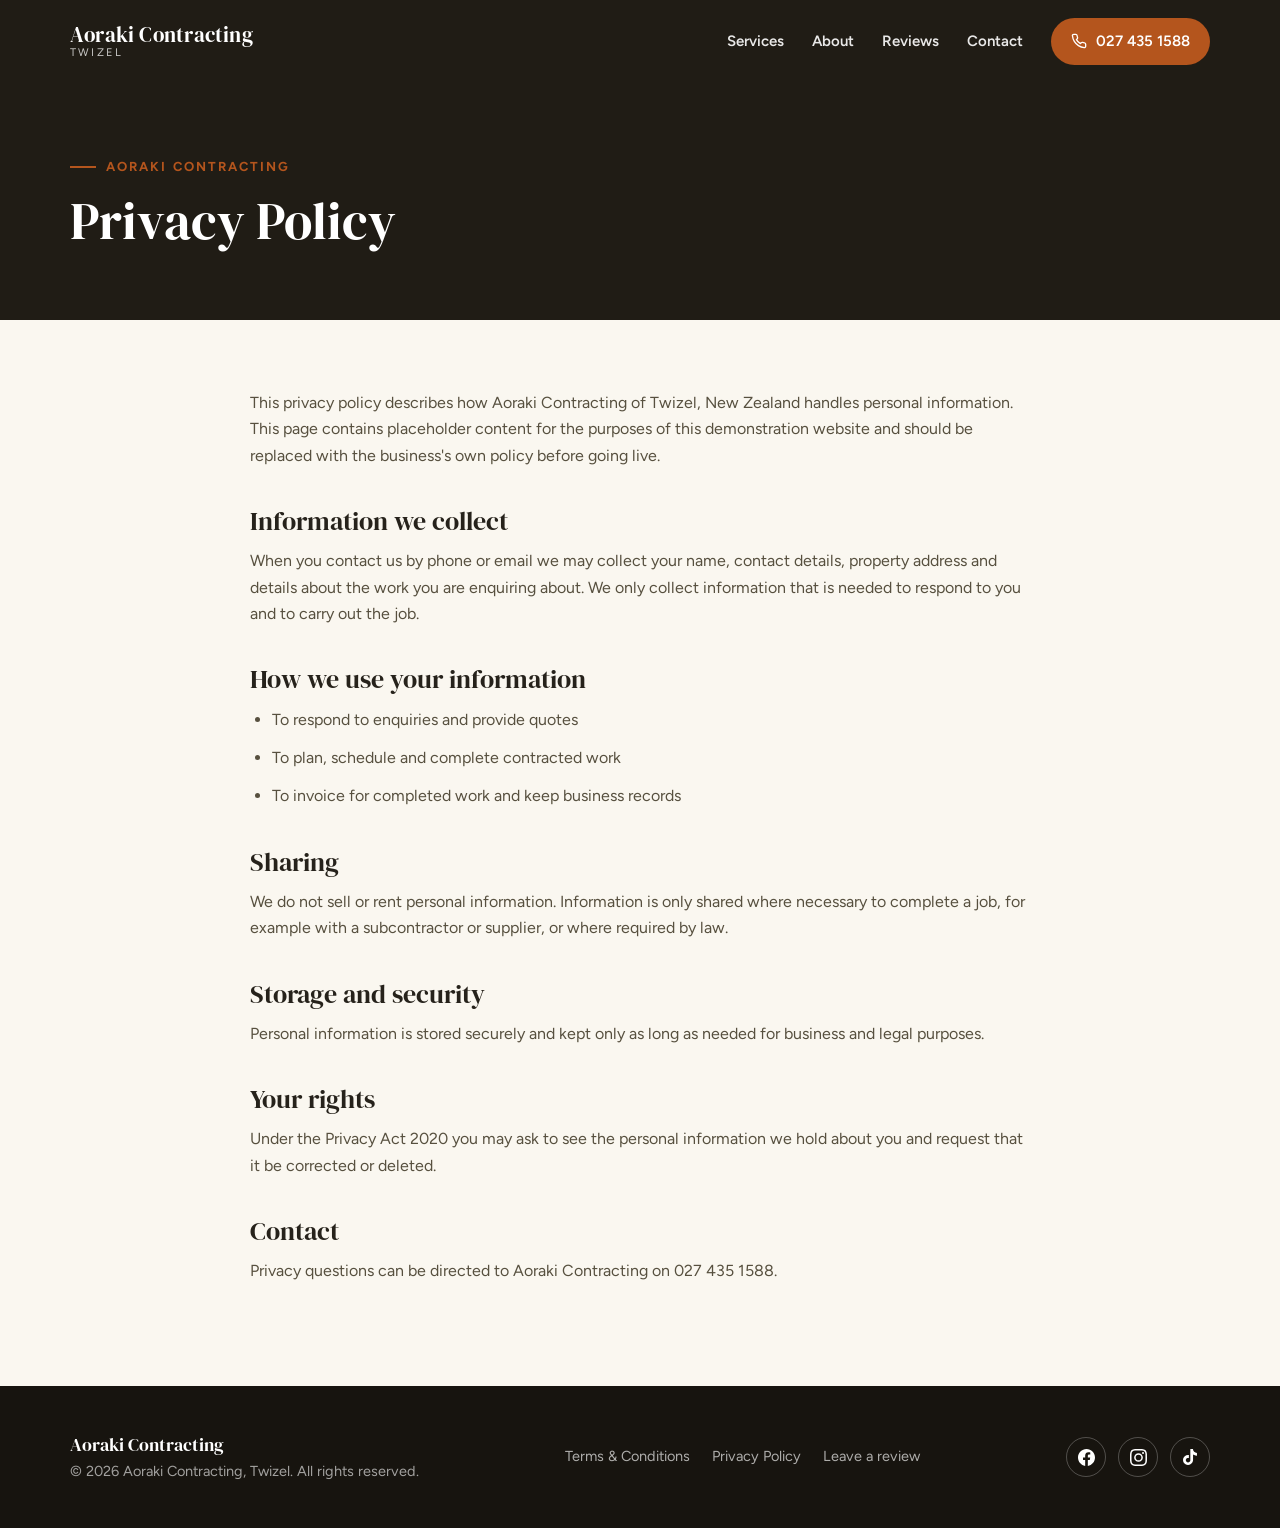
<file: privacy.html>
<!DOCTYPE html>
<html lang="en-NZ">
<head>
  <meta charset="UTF-8">
  <meta name="viewport" content="width=device-width, initial-scale=1">
  <title>Privacy Policy | Aoraki Contracting, Twizel</title>
  <meta name="description" content="Privacy policy for Aoraki Contracting, Twizel.">
  <link rel="icon" href="favicon.svg" type="image/svg+xml">
  <link rel="preconnect" href="https://fonts.googleapis.com">
  <link rel="preconnect" href="https://fonts.gstatic.com" crossorigin>
  <link href="https://fonts.googleapis.com/css2?family=DM+Serif+Display&family=Figtree:wght@400;600;700&display=swap" rel="stylesheet">
  <link rel="stylesheet" href="styles.css">
</head>
<body>

  <header class="nav scrolled" id="nav">
    <div class="wrap nav-inner">
      <a class="brand" href="index.html">
        <strong>Aoraki Contracting</strong>
        <span>Twizel</span>
      </a>
      <nav aria-label="Main">
        <ul class="nav-links">
          <li><a href="index.html#services">Services</a></li>
          <li><a href="index.html#about">About</a></li>
          <li><a href="index.html#reviews">Reviews</a></li>
          <li><a href="index.html#contact">Contact</a></li>
          <li>
            <a class="nav-call" href="tel:+64274351588">
              <svg width="16" height="16" viewBox="0 0 24 24" fill="none" stroke="currentColor" stroke-width="2" stroke-linecap="round" stroke-linejoin="round" aria-hidden="true"><path d="M22 16.92v3a2 2 0 0 1-2.18 2 19.79 19.79 0 0 1-8.63-3.07 19.5 19.5 0 0 1-6-6 19.79 19.79 0 0 1-3.07-8.67A2 2 0 0 1 4.11 2h3a2 2 0 0 1 2 1.72c.127.96.361 1.903.7 2.81a2 2 0 0 1-.45 2.11L8.09 9.91a16 16 0 0 0 6 6l1.27-1.27a2 2 0 0 1 2.11-.45c.907.339 1.85.573 2.81.7A2 2 0 0 1 22 16.92z"/></svg>
              027 435 1588
            </a>
          </li>
        </ul>
      </nav>
      <button class="nav-toggle" id="navToggle" aria-label="Open menu" aria-expanded="false">
        <svg width="26" height="26" viewBox="0 0 24 24" fill="none" stroke="currentColor" stroke-width="2" stroke-linecap="round" aria-hidden="true"><line x1="3" y1="6" x2="21" y2="6"/><line x1="3" y1="12" x2="21" y2="12"/><line x1="3" y1="18" x2="21" y2="18"/></svg>
      </button>
    </div>
  </header>

  <section class="page-hero">
    <div class="wrap">
      <p class="eyebrow">Aoraki Contracting</p>
      <h1>Privacy Policy</h1>
    </div>
  </section>

  <main class="page-body">
    <div class="wrap">
      <p>This privacy policy describes how Aoraki Contracting of Twizel, New Zealand handles personal information. This page contains placeholder content for the purposes of this demonstration website and should be replaced with the business's own policy before going live.</p>

      <h2>Information we collect</h2>
      <p>When you contact us by phone or email we may collect your name, contact details, property address and details about the work you are enquiring about. We only collect information that is needed to respond to you and to carry out the job.</p>

      <h2>How we use your information</h2>
      <ul>
        <li>To respond to enquiries and provide quotes</li>
        <li>To plan, schedule and complete contracted work</li>
        <li>To invoice for completed work and keep business records</li>
      </ul>

      <h2>Sharing</h2>
      <p>We do not sell or rent personal information. Information is only shared where necessary to complete a job, for example with a subcontractor or supplier, or where required by law.</p>

      <h2>Storage and security</h2>
      <p>Personal information is stored securely and kept only as long as needed for business and legal purposes.</p>

      <h2>Your rights</h2>
      <p>Under the Privacy Act 2020 you may ask to see the personal information we hold about you and request that it be corrected or deleted.</p>

      <h2>Contact</h2>
      <p>Privacy questions can be directed to Aoraki Contracting on 027 435 1588.</p>
    </div>
  </main>

  <footer class="footer">
    <div class="wrap footer-inner">
      <div class="brandline">
        <strong>Aoraki Contracting</strong>
        <span>&copy; <span id="year">2026</span> Aoraki Contracting, Twizel. All rights reserved.</span>
      </div>
      <nav aria-label="Footer">
        <a href="terms.html">Terms &amp; Conditions</a>
        <a href="privacy.html">Privacy Policy</a>
        <a href="https://www.google.com/maps/search/?api=1&query=Aoraki%20Contracting%20Twizel" target="_blank" rel="noopener">Leave a review</a>
      </nav>
      <div class="socials">
        <a href="https://www.facebook.com/aorakicontracting/" target="_blank" rel="noopener" aria-label="Aoraki Contracting on Facebook">
          <svg width="17" height="17" viewBox="0 0 24 24" fill="currentColor" aria-hidden="true"><path d="M24 12.07C24 5.41 18.63 0 12 0S0 5.4 0 12.07C0 18.1 4.39 23.1 10.13 24v-8.44H7.08v-3.49h3.04V9.41c0-3.02 1.8-4.7 4.54-4.7 1.31 0 2.68.24 2.68.24v2.97h-1.5c-1.5 0-1.96.93-1.96 1.89v2.26h3.32l-.53 3.5h-2.8V24C19.62 23.1 24 18.1 24 12.07z"/></svg>
        </a>
        <a href="https://www.instagram.com/explore/search/keyword/?q=aoraki%20contracting" target="_blank" rel="noopener" aria-label="Search Aoraki Contracting on Instagram">
          <svg width="17" height="17" viewBox="0 0 24 24" fill="currentColor" aria-hidden="true"><path d="M12 2.16c3.2 0 3.58.01 4.85.07 3.25.15 4.77 1.69 4.92 4.92.06 1.27.07 1.65.07 4.85 0 3.2-.01 3.58-.07 4.85-.15 3.23-1.66 4.77-4.92 4.92-1.27.06-1.64.07-4.85.07-3.2 0-3.58-.01-4.85-.07-3.26-.15-4.77-1.7-4.92-4.92-.06-1.27-.07-1.64-.07-4.85 0-3.2.01-3.58.07-4.85C2.38 3.92 3.9 2.38 7.15 2.23 8.42 2.18 8.8 2.16 12 2.16zM12 0C8.74 0 8.33.01 7.05.07 2.7.27.27 2.69.07 7.05.01 8.33 0 8.74 0 12s.01 3.67.07 4.95c.2 4.36 2.62 6.78 6.98 6.98 1.28.06 1.69.07 4.95.07s3.67-.01 4.95-.07c4.35-.2 6.78-2.62 6.98-6.98.06-1.28.07-1.69.07-4.95s-.01-3.67-.07-4.95C23.73 2.7 21.31.27 16.95.07 15.67.01 15.26 0 12 0zm0 5.84A6.16 6.16 0 1 0 18.16 12 6.16 6.16 0 0 0 12 5.84zm0 10.15A3.99 3.99 0 1 1 16 12a3.99 3.99 0 0 1-4 3.99zm6.4-11.85a1.44 1.44 0 1 0 1.44 1.44 1.44 1.44 0 0 0-1.44-1.44z"/></svg>
        </a>
        <a href="https://www.tiktok.com/search?q=aoraki%20contracting" target="_blank" rel="noopener" aria-label="Search Aoraki Contracting on TikTok">
          <svg width="16" height="16" viewBox="0 0 24 24" fill="currentColor" aria-hidden="true"><path d="M12.53.02C13.84 0 15.14.01 16.44 0c.08 1.53.63 3.09 1.75 4.17 1.12 1.11 2.7 1.62 4.24 1.79v4.03c-1.44-.05-2.89-.35-4.2-.97-.57-.26-1.1-.59-1.62-.93-.01 2.92.01 5.84-.02 8.75-.08 1.4-.54 2.79-1.35 3.94-1.31 1.92-3.58 3.17-5.91 3.21-1.43.08-2.86-.31-4.08-1.03-2.02-1.19-3.44-3.37-3.65-5.71-.02-.5-.03-1-.01-1.49.18-1.9 1.12-3.72 2.58-4.96 1.66-1.44 3.98-2.13 6.15-1.72.02 1.48-.04 2.96-.04 4.44-.99-.32-2.15-.23-3.02.37-.63.41-1.11 1.04-1.36 1.75-.21.51-.15 1.07-.14 1.61.24 1.64 1.82 3.02 3.5 2.87 1.12-.01 2.19-.66 2.77-1.61.19-.33.4-.67.41-1.06.1-1.79.06-3.57.07-5.36.01-4.03-.01-8.05.02-12.07z"/></svg>
        </a>
      </div>
    </div>
  </footer>

  <script src="main.js"></script>
</body>
</html>
</file>
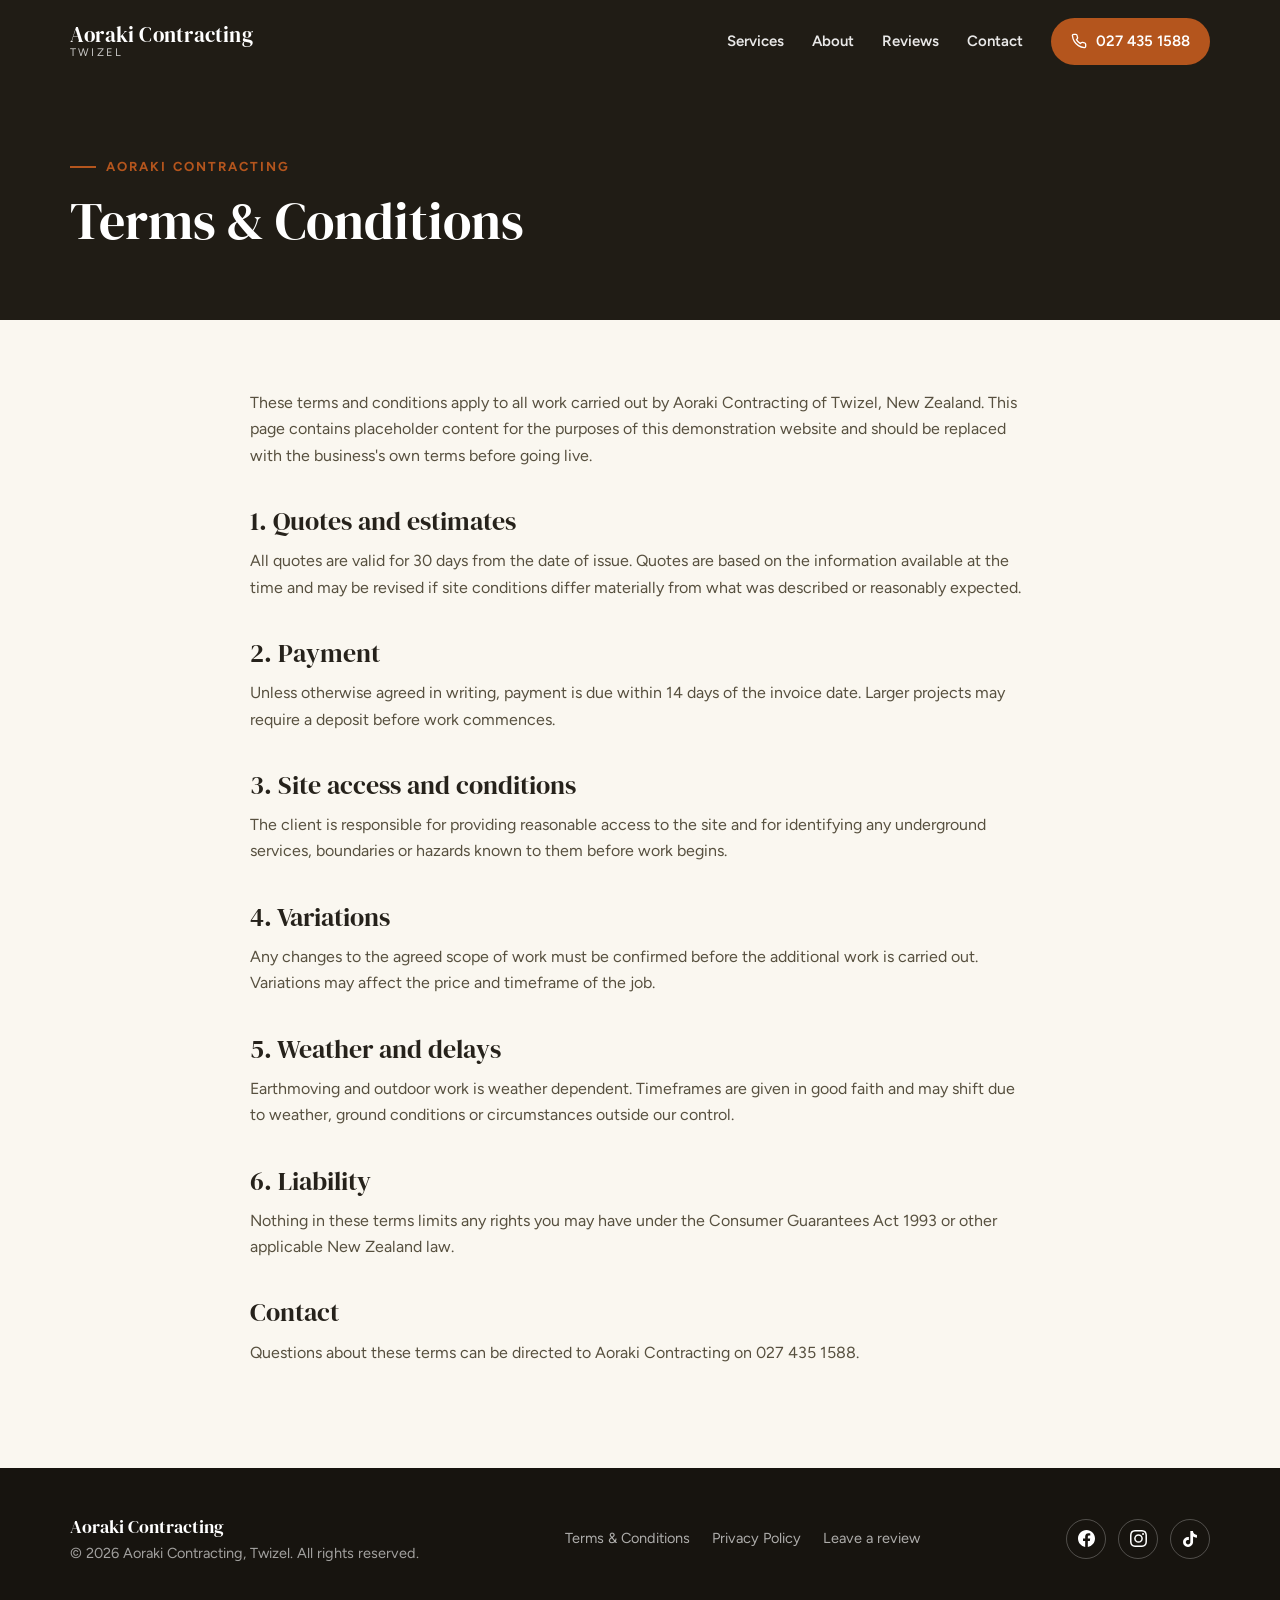
<file: terms.html>
<!DOCTYPE html>
<html lang="en-NZ">
<head>
  <meta charset="UTF-8">
  <meta name="viewport" content="width=device-width, initial-scale=1">
  <title>Terms &amp; Conditions | Aoraki Contracting, Twizel</title>
  <meta name="description" content="Terms and conditions for Aoraki Contracting, Twizel.">
  <link rel="icon" href="favicon.svg" type="image/svg+xml">
  <link rel="preconnect" href="https://fonts.googleapis.com">
  <link rel="preconnect" href="https://fonts.gstatic.com" crossorigin>
  <link href="https://fonts.googleapis.com/css2?family=DM+Serif+Display&family=Figtree:wght@400;600;700&display=swap" rel="stylesheet">
  <link rel="stylesheet" href="styles.css">
</head>
<body>

  <header class="nav scrolled" id="nav">
    <div class="wrap nav-inner">
      <a class="brand" href="index.html">
        <strong>Aoraki Contracting</strong>
        <span>Twizel</span>
      </a>
      <nav aria-label="Main">
        <ul class="nav-links">
          <li><a href="index.html#services">Services</a></li>
          <li><a href="index.html#about">About</a></li>
          <li><a href="index.html#reviews">Reviews</a></li>
          <li><a href="index.html#contact">Contact</a></li>
          <li>
            <a class="nav-call" href="tel:+64274351588">
              <svg width="16" height="16" viewBox="0 0 24 24" fill="none" stroke="currentColor" stroke-width="2" stroke-linecap="round" stroke-linejoin="round" aria-hidden="true"><path d="M22 16.92v3a2 2 0 0 1-2.18 2 19.79 19.79 0 0 1-8.63-3.07 19.5 19.5 0 0 1-6-6 19.79 19.79 0 0 1-3.07-8.67A2 2 0 0 1 4.11 2h3a2 2 0 0 1 2 1.72c.127.96.361 1.903.7 2.81a2 2 0 0 1-.45 2.11L8.09 9.91a16 16 0 0 0 6 6l1.27-1.27a2 2 0 0 1 2.11-.45c.907.339 1.85.573 2.81.7A2 2 0 0 1 22 16.92z"/></svg>
              027 435 1588
            </a>
          </li>
        </ul>
      </nav>
      <button class="nav-toggle" id="navToggle" aria-label="Open menu" aria-expanded="false">
        <svg width="26" height="26" viewBox="0 0 24 24" fill="none" stroke="currentColor" stroke-width="2" stroke-linecap="round" aria-hidden="true"><line x1="3" y1="6" x2="21" y2="6"/><line x1="3" y1="12" x2="21" y2="12"/><line x1="3" y1="18" x2="21" y2="18"/></svg>
      </button>
    </div>
  </header>

  <section class="page-hero">
    <div class="wrap">
      <p class="eyebrow">Aoraki Contracting</p>
      <h1>Terms &amp; Conditions</h1>
    </div>
  </section>

  <main class="page-body">
    <div class="wrap">
      <p>These terms and conditions apply to all work carried out by Aoraki Contracting of Twizel, New Zealand. This page contains placeholder content for the purposes of this demonstration website and should be replaced with the business's own terms before going live.</p>

      <h2>1. Quotes and estimates</h2>
      <p>All quotes are valid for 30 days from the date of issue. Quotes are based on the information available at the time and may be revised if site conditions differ materially from what was described or reasonably expected.</p>

      <h2>2. Payment</h2>
      <p>Unless otherwise agreed in writing, payment is due within 14 days of the invoice date. Larger projects may require a deposit before work commences.</p>

      <h2>3. Site access and conditions</h2>
      <p>The client is responsible for providing reasonable access to the site and for identifying any underground services, boundaries or hazards known to them before work begins.</p>

      <h2>4. Variations</h2>
      <p>Any changes to the agreed scope of work must be confirmed before the additional work is carried out. Variations may affect the price and timeframe of the job.</p>

      <h2>5. Weather and delays</h2>
      <p>Earthmoving and outdoor work is weather dependent. Timeframes are given in good faith and may shift due to weather, ground conditions or circumstances outside our control.</p>

      <h2>6. Liability</h2>
      <p>Nothing in these terms limits any rights you may have under the Consumer Guarantees Act 1993 or other applicable New Zealand law.</p>

      <h2>Contact</h2>
      <p>Questions about these terms can be directed to Aoraki Contracting on 027 435 1588.</p>
    </div>
  </main>

  <footer class="footer">
    <div class="wrap footer-inner">
      <div class="brandline">
        <strong>Aoraki Contracting</strong>
        <span>&copy; <span id="year">2026</span> Aoraki Contracting, Twizel. All rights reserved.</span>
      </div>
      <nav aria-label="Footer">
        <a href="terms.html">Terms &amp; Conditions</a>
        <a href="privacy.html">Privacy Policy</a>
        <a href="https://www.google.com/maps/search/?api=1&query=Aoraki%20Contracting%20Twizel" target="_blank" rel="noopener">Leave a review</a>
      </nav>
      <div class="socials">
        <a href="https://www.facebook.com/aorakicontracting/" target="_blank" rel="noopener" aria-label="Aoraki Contracting on Facebook">
          <svg width="17" height="17" viewBox="0 0 24 24" fill="currentColor" aria-hidden="true"><path d="M24 12.07C24 5.41 18.63 0 12 0S0 5.4 0 12.07C0 18.1 4.39 23.1 10.13 24v-8.44H7.08v-3.49h3.04V9.41c0-3.02 1.8-4.7 4.54-4.7 1.31 0 2.68.24 2.68.24v2.97h-1.5c-1.5 0-1.96.93-1.96 1.89v2.26h3.32l-.53 3.5h-2.8V24C19.62 23.1 24 18.1 24 12.07z"/></svg>
        </a>
        <a href="https://www.instagram.com/explore/search/keyword/?q=aoraki%20contracting" target="_blank" rel="noopener" aria-label="Search Aoraki Contracting on Instagram">
          <svg width="17" height="17" viewBox="0 0 24 24" fill="currentColor" aria-hidden="true"><path d="M12 2.16c3.2 0 3.58.01 4.85.07 3.25.15 4.77 1.69 4.92 4.92.06 1.27.07 1.65.07 4.85 0 3.2-.01 3.58-.07 4.85-.15 3.23-1.66 4.77-4.92 4.92-1.27.06-1.64.07-4.85.07-3.2 0-3.58-.01-4.85-.07-3.26-.15-4.77-1.7-4.92-4.92-.06-1.27-.07-1.64-.07-4.85 0-3.2.01-3.58.07-4.85C2.38 3.92 3.9 2.38 7.15 2.23 8.42 2.18 8.8 2.16 12 2.16zM12 0C8.74 0 8.33.01 7.05.07 2.7.27.27 2.69.07 7.05.01 8.33 0 8.74 0 12s.01 3.67.07 4.95c.2 4.36 2.62 6.78 6.98 6.98 1.28.06 1.69.07 4.95.07s3.67-.01 4.95-.07c4.35-.2 6.78-2.62 6.98-6.98.06-1.28.07-1.69.07-4.95s-.01-3.67-.07-4.95C23.73 2.7 21.31.27 16.95.07 15.67.01 15.26 0 12 0zm0 5.84A6.16 6.16 0 1 0 18.16 12 6.16 6.16 0 0 0 12 5.84zm0 10.15A3.99 3.99 0 1 1 16 12a3.99 3.99 0 0 1-4 3.99zm6.4-11.85a1.44 1.44 0 1 0 1.44 1.44 1.44 1.44 0 0 0-1.44-1.44z"/></svg>
        </a>
        <a href="https://www.tiktok.com/search?q=aoraki%20contracting" target="_blank" rel="noopener" aria-label="Search Aoraki Contracting on TikTok">
          <svg width="16" height="16" viewBox="0 0 24 24" fill="currentColor" aria-hidden="true"><path d="M12.53.02C13.84 0 15.14.01 16.44 0c.08 1.53.63 3.09 1.75 4.17 1.12 1.11 2.7 1.62 4.24 1.79v4.03c-1.44-.05-2.89-.35-4.2-.97-.57-.26-1.1-.59-1.62-.93-.01 2.92.01 5.84-.02 8.75-.08 1.4-.54 2.79-1.35 3.94-1.31 1.92-3.58 3.17-5.91 3.21-1.43.08-2.86-.31-4.08-1.03-2.02-1.19-3.44-3.37-3.65-5.71-.02-.5-.03-1-.01-1.49.18-1.9 1.12-3.72 2.58-4.96 1.66-1.44 3.98-2.13 6.15-1.72.02 1.48-.04 2.96-.04 4.44-.99-.32-2.15-.23-3.02.37-.63.41-1.11 1.04-1.36 1.75-.21.51-.15 1.07-.14 1.61.24 1.64 1.82 3.02 3.5 2.87 1.12-.01 2.19-.66 2.77-1.61.19-.33.4-.67.41-1.06.1-1.79.06-3.57.07-5.36.01-4.03-.01-8.05.02-12.07z"/></svg>
        </a>
      </div>
    </div>
  </footer>

  <script src="main.js"></script>
</body>
</html>
</file>
<file: styles.css>
/* Aoraki Contracting - Crafted archetype
   Fonts: DM Serif Display (display) + Figtree (body)
   Palette: warm bone neutrals, burnt-copper accent, deep umber anchor */

:root {
  --bone: #f2ecdf;
  --light: #faf7f0;
  --ink: #26221b;
  --ink-soft: #57503f;
  --line: rgba(38, 34, 27, 0.12);
  --accent: #b4551d;
  --accent-deep: #94430f;
  --anchor: #201c15;
  --anchor-2: #2a251c;
  --radius: 16px;
  --shadow: 0 18px 40px -18px rgba(38, 34, 27, 0.28);
  --font-display: "DM Serif Display", Georgia, serif;
  --font-body: "Figtree", -apple-system, "Segoe UI", sans-serif;
}

* { box-sizing: border-box; margin: 0; padding: 0; }
html { scroll-behavior: smooth; }
body {
  font-family: var(--font-body);
  color: var(--ink);
  background: var(--light);
  line-height: 1.65;
  font-size: 16px;
  overflow-x: hidden;
  -webkit-font-smoothing: antialiased;
}
img { max-width: 100%; display: block; image-orientation: from-image; }
a { color: inherit; }

/* Global image treatment: desaturate + deepen */
.treated { filter: saturate(0.82) contrast(1.06); }

.wrap { width: min(1140px, 100% - 40px); margin-inline: auto; }
@media (max-width: 640px) { .wrap { width: calc(100% - 36px); } }

h1, h2, h3, .display { font-family: var(--font-display); font-weight: 400; line-height: 1.12; }

.eyebrow {
  display: inline-flex; align-items: center; gap: 10px;
  font-size: 13px; letter-spacing: 0.16em; text-transform: uppercase;
  font-weight: 700; color: var(--accent);
}
.eyebrow::before { content: ""; width: 26px; height: 2px; background: var(--accent); }

.section { padding: 96px 0; }
.section.bone { background: var(--bone); }
@media (max-width: 768px) { .section { padding: 68px 0; } }

.section-head { max-width: 640px; margin-bottom: 52px; }
.section-head h2 { font-size: clamp(30px, 4.4vw, 44px); margin-top: 14px; }
.section-head p { margin-top: 14px; color: var(--ink-soft); }

/* ---------- Intro overlay ---------- */
.intro {
  position: fixed; inset: 0; z-index: 200;
  background: var(--anchor);
  display: flex; align-items: center; justify-content: center;
  transition: opacity 0.7s ease 0.9s, visibility 0.7s ease 0.9s;
}
.intro.done { opacity: 0; visibility: hidden; }
.intro-mark { text-align: center; color: var(--bone); animation: introRise 0.9s ease both; }
.intro-mark .display { font-size: clamp(30px, 6vw, 52px); }
.intro-mark span { display: block; margin-top: 8px; font-size: 13px; letter-spacing: 0.22em; text-transform: uppercase; color: #b7ad97; }
@keyframes introRise { from { opacity: 0; transform: translateY(18px); } to { opacity: 1; transform: none; } }

/* ---------- Nav ---------- */
.nav {
  position: fixed; top: 0; left: 0; right: 0; z-index: 100;
  transition: background 0.35s ease, box-shadow 0.35s ease;
}
.nav-inner {
  display: flex; align-items: center; justify-content: space-between;
  padding: 18px 0; gap: 18px;
}
.nav.scrolled { background: rgba(250, 247, 240, 0.92); backdrop-filter: blur(12px); box-shadow: 0 1px 0 var(--line); }
.brand { display: flex; flex-direction: column; text-decoration: none; color: #fff; line-height: 1.15; transition: color 0.35s ease; }
.brand strong { font-family: var(--font-display); font-weight: 400; font-size: 21px; letter-spacing: 0.01em; }
.brand span { font-size: 11px; letter-spacing: 0.2em; text-transform: uppercase; opacity: 0.75; }
.nav.scrolled .brand { color: var(--ink); }
.nav-links { display: flex; align-items: center; gap: 28px; list-style: none; }
.nav-links a { text-decoration: none; font-size: 15px; font-weight: 600; color: rgba(255,255,255,0.9); transition: color 0.2s ease; }
.nav.scrolled .nav-links a { color: var(--ink-soft); }
.nav-links a:hover { color: var(--accent); }
.nav-call {
  display: inline-flex; align-items: center; gap: 9px;
  background: var(--accent); color: #fff !important;
  padding: 11px 20px; border-radius: 999px;
  text-decoration: none; font-weight: 700; font-size: 15px;
  transition: background 0.2s ease, transform 0.2s ease;
}
.nav-call:hover { background: var(--accent-deep); transform: translateY(-1px); }
.nav-toggle {
  display: none; background: none; border: 0; cursor: pointer; padding: 10px;
  width: 44px; height: 44px; align-items: center; justify-content: center;
}
.nav-toggle svg { color: #fff; transition: color 0.35s ease; }
.nav.scrolled .nav-toggle svg, .nav.open .nav-toggle svg { color: var(--ink); }

@media (max-width: 880px) {
  .nav-links {
    position: absolute; top: 100%; left: 0; right: 0;
    background: var(--light); box-shadow: 0 24px 40px -20px rgba(38,34,27,0.35);
    flex-direction: column; align-items: stretch; gap: 0;
    padding: 10px 22px 22px;
    display: none;
  }
  .nav.open .nav-links { display: flex; }
  .nav.open { background: var(--light); }
  .nav.open .brand { color: var(--ink); }
  .nav-links a { color: var(--ink) !important; padding: 13px 4px; border-bottom: 1px solid var(--line); }
  .nav-links li:last-child a { border-bottom: 0; }
  .nav-links .nav-call { color: #fff !important; justify-content: center; margin-top: 12px; border-radius: 12px; padding: 14px; }
  .nav-toggle { display: inline-flex; }
}

/* ---------- Hero ---------- */
.hero {
  position: relative; min-height: 100svh;
  display: flex; align-items: flex-end;
  background: var(--anchor); /* fallback while slides load */
  color: #fff; overflow: hidden;
}
.hero-slides, .hero-slide { position: absolute; inset: 0; }
.hero-slide {
  background-size: cover; background-position: center;
  opacity: 0; transition: opacity 1.6s ease;
  filter: saturate(0.82) contrast(1.06);
}
.hero-slide.active { opacity: 1; }
.hero::after {
  content: ""; position: absolute; inset: 0;
  background: linear-gradient(to top, rgba(32,28,21,0.86) 0%, rgba(32,28,21,0.48) 45%, rgba(32,28,21,0.38) 100%);
}
.hero-content { position: relative; z-index: 2; width: 100%; padding: 140px 0 84px; }
.hero-eyebrow {
  display: inline-flex; align-items: center; gap: 10px;
  font-size: 13px; letter-spacing: 0.18em; text-transform: uppercase; font-weight: 700;
  color: #e8c9a8;
}
.hero-eyebrow::before { content: ""; width: 26px; height: 2px; background: var(--accent); }
.hero h1 {
  font-size: clamp(38px, 6.6vw, 74px);
  max-width: 15ch; margin-top: 18px;
  text-wrap: balance;
}
.hero-sub { margin-top: 18px; max-width: 54ch; font-size: 18px; color: rgba(255,255,255,0.88); }
.hero-ctas { display: flex; flex-wrap: wrap; gap: 14px; margin-top: 30px; }
.btn {
  display: inline-flex; align-items: center; justify-content: center; gap: 10px;
  padding: 15px 28px; border-radius: 999px;
  font-weight: 700; font-size: 16px; text-decoration: none;
  transition: transform 0.2s ease, background 0.2s ease, border-color 0.2s ease;
  min-height: 48px;
}
.btn-solid { background: var(--accent); color: #fff; }
.btn-solid:hover { background: var(--accent-deep); transform: translateY(-2px); }
.btn-ghost { border: 1.5px solid rgba(255,255,255,0.55); color: #fff; }
.btn-ghost:hover { border-color: #fff; transform: translateY(-2px); }
.btn-dark { background: var(--anchor); color: #fff; }
.btn-dark:hover { background: #000; transform: translateY(-2px); }

/* frosted rotating review widget */
.hero-review {
  margin-top: 40px;
  max-width: 460px;
  background: rgba(32, 28, 21, 0.38);
  backdrop-filter: blur(14px);
  -webkit-backdrop-filter: blur(14px);
  border: 1px solid rgba(255, 255, 255, 0.22);
  border-radius: var(--radius);
  padding: 18px 22px;
}
.hero-review .stars { color: #f2b756; display: flex; gap: 3px; }
.hero-review blockquote { margin-top: 8px; font-size: 15px; color: rgba(255,255,255,0.94); min-height: 48px; transition: opacity 0.5s ease; }
.hero-review cite { display: block; margin-top: 6px; font-style: normal; font-size: 13px; letter-spacing: 0.06em; color: rgba(255,255,255,0.65); }
.hero-review.fading blockquote, .hero-review.fading cite { opacity: 0; }

/* hero entrance */
.hero-anim { opacity: 0; transform: translateY(24px); animation: heroUp 0.9s ease forwards; }
.hero-anim.d1 { animation-delay: 1.15s; }
.hero-anim.d2 { animation-delay: 1.3s; }
.hero-anim.d3 { animation-delay: 1.45s; }
.hero-anim.d4 { animation-delay: 1.6s; }
.hero-anim.d5 { animation-delay: 1.75s; }
@keyframes heroUp { to { opacity: 1; transform: none; } }

/* ---------- Services ---------- */
.services-grid {
  display: grid; grid-template-columns: repeat(3, 1fr); gap: 26px;
}
@media (max-width: 980px) { .services-grid { grid-template-columns: repeat(2, 1fr); } }
@media (max-width: 640px) { .services-grid { grid-template-columns: 1fr; } }
.service-card {
  background: var(--light); border: 1px solid var(--line);
  border-radius: var(--radius); overflow: hidden;
  box-shadow: 0 10px 26px -18px rgba(38,34,27,0.3);
  transition: transform 0.28s ease, box-shadow 0.28s ease;
  display: flex; flex-direction: column;
}
.service-card:hover { transform: translateY(-6px); box-shadow: var(--shadow); }
.service-card .ph { aspect-ratio: 16 / 10; overflow: hidden; }
.service-card .ph img { width: 100%; height: 100%; object-fit: cover; transition: transform 0.6s ease; }
.service-card:hover .ph img { transform: scale(1.05); }
.service-card .body { padding: 24px 24px 28px; }
.service-card h3 { font-size: 23px; }
.service-card p { margin-top: 10px; color: var(--ink-soft); font-size: 15.5px; }

/* ---------- Gallery ---------- */
.masonry { column-count: 3; column-gap: 20px; }
@media (max-width: 980px) { .masonry { column-count: 2; } }
@media (max-width: 640px) { .masonry { column-count: 1; } }
.mas {
  margin: 0 0 20px; break-inside: avoid; border-radius: var(--radius);
  overflow: hidden; box-shadow: 0 10px 26px -18px rgba(38,34,27,0.3);
}
.mas img { width: 100%; height: auto; display: block; transition: transform 0.6s ease; }
.mas:hover img { transform: scale(1.04); }

/* ---------- About ---------- */
.about-grid { display: grid; grid-template-columns: 1fr 1fr; gap: 60px; align-items: center; }
@media (max-width: 880px) { .about-grid { grid-template-columns: 1fr; gap: 40px; } }
.about-photo { position: relative; }
.about-photo img {
  width: 100%; aspect-ratio: 4 / 3; object-fit: cover;
  border-radius: var(--radius); box-shadow: var(--shadow);
}
.about-tag {
  position: absolute; left: 18px; bottom: 18px;
  background: var(--accent); color: #fff;
  padding: 10px 18px; border-radius: 10px;
  font-weight: 700; font-size: 14px; letter-spacing: 0.04em;
}
.about-copy h2 { font-size: clamp(30px, 4.2vw, 42px); margin-top: 14px; }
.about-copy > p { margin-top: 16px; color: var(--ink-soft); }
.checklist { list-style: none; margin-top: 26px; display: grid; gap: 14px; }
.checklist li { display: flex; gap: 13px; align-items: flex-start; font-weight: 600; }
.checklist svg { flex: none; margin-top: 2px; color: var(--accent); }
.checklist small { display: block; font-weight: 400; color: var(--ink-soft); font-size: 14.5px; margin-top: 2px; }

/* ---------- Crew ---------- */
.crew-grid { display: grid; grid-template-columns: repeat(3, 1fr); gap: 26px; }
@media (max-width: 880px) { .crew-grid { grid-template-columns: 1fr; max-width: 460px; margin-inline: auto; } }
.crew-card {
  background: var(--light); border: 1px solid var(--line); border-radius: var(--radius);
  padding: 34px 28px; text-align: center;
  transition: transform 0.28s ease, box-shadow 0.28s ease;
}
.crew-card:hover { transform: translateY(-5px); box-shadow: var(--shadow); }
.avatar {
  width: 84px; height: 84px; margin: 0 auto 18px;
  border-radius: 50%; background: var(--anchor);
  border: 3px solid var(--accent);
  display: flex; align-items: center; justify-content: center;
  color: var(--bone); font-family: var(--font-display); font-size: 28px;
}
.crew-card h3 { font-size: 22px; }
.crew-card .role { color: var(--accent); font-weight: 700; font-size: 13.5px; letter-spacing: 0.1em; text-transform: uppercase; margin-top: 4px; }
.crew-card p { margin-top: 12px; color: var(--ink-soft); font-size: 15px; }

/* ---------- Reviews ---------- */
.badge {
  display: inline-block; margin-left: 10px;
  font-size: 12px; font-weight: 700; letter-spacing: 0.08em; text-transform: uppercase;
  background: rgba(180, 85, 29, 0.12); color: var(--accent);
  padding: 5px 12px; border-radius: 999px; vertical-align: middle;
}
.reviews-grid { display: grid; grid-template-columns: repeat(3, 1fr); gap: 26px; }
@media (max-width: 880px) { .reviews-grid { grid-template-columns: 1fr; } }
.review-card {
  background: var(--light); border: 1px solid var(--line); border-radius: var(--radius);
  padding: 30px 28px; display: flex; flex-direction: column; gap: 14px;
  transition: transform 0.28s ease, box-shadow 0.28s ease;
}
.review-card:hover { transform: translateY(-5px); box-shadow: var(--shadow); }
.review-card .stars { color: #d9950f; display: flex; gap: 3px; }
.review-card p { color: var(--ink-soft); font-size: 15.5px; flex: 1; }
.review-card footer { display: flex; justify-content: space-between; align-items: baseline; gap: 10px; }
.review-card strong { font-size: 15px; }
.review-card time { font-size: 13px; color: var(--ink-soft); }
.reviews-cta { margin-top: 40px; }

/* ---------- Review banner ---------- */
.review-banner { position: relative; background: var(--anchor); color: #fff; overflow: hidden; }
.review-banner .bg {
  position: absolute; inset: 0; background-size: cover; background-position: center;
  opacity: 0.35; filter: saturate(0.7);
}
.review-banner::after { content: ""; position: absolute; inset: 0; background: linear-gradient(120deg, rgba(32,28,21,0.85), rgba(32,28,21,0.55)); }
.review-banner .wrap {
  position: relative; z-index: 2;
  display: flex; align-items: center; justify-content: space-between; gap: 30px; flex-wrap: wrap;
  padding-top: 72px; padding-bottom: 72px;
}
.review-banner h2 { font-size: clamp(28px, 3.8vw, 40px); max-width: 20ch; }
.review-banner p { margin-top: 10px; color: rgba(255,255,255,0.75); max-width: 46ch; }

/* ---------- Contact ---------- */
.contact { background: var(--anchor); color: #fff; }
.contact-grid { display: grid; grid-template-columns: 1.1fr 1fr; gap: 60px; }
@media (max-width: 880px) { .contact-grid { grid-template-columns: 1fr; gap: 44px; } }
.contact h2 { font-size: clamp(30px, 4.2vw, 44px); margin-top: 14px; }
.contact .lede { margin-top: 14px; color: rgba(255,255,255,0.75); max-width: 50ch; }
.info-rows { margin-top: 34px; display: grid; gap: 20px; }
.info-row { display: flex; gap: 16px; align-items: flex-start; }
.info-row svg { flex: none; margin-top: 3px; color: var(--accent); }
.info-row a { color: #fff; text-decoration: none; font-weight: 600; }
.info-row a:hover { color: #e8c9a8; }
.info-row .label { font-size: 12.5px; letter-spacing: 0.14em; text-transform: uppercase; color: rgba(255,255,255,0.55); font-weight: 700; }
.info-row .val { margin-top: 2px; }
.socials { display: flex; gap: 12px; margin-top: 34px; }
.socials a {
  width: 46px; height: 46px; border-radius: 50%;
  border: 1px solid rgba(255,255,255,0.25);
  display: inline-flex; align-items: center; justify-content: center;
  color: #fff; transition: background 0.2s ease, border-color 0.2s ease, transform 0.2s ease;
}
.socials a:hover { background: var(--accent); border-color: var(--accent); transform: translateY(-2px); }
.contact-actions {
  background: var(--anchor-2); border: 1px solid rgba(255,255,255,0.12);
  border-radius: var(--radius); padding: 38px 34px;
  display: flex; flex-direction: column; justify-content: center; gap: 16px;
  align-self: start;
}
.contact-actions h3 { font-size: 26px; }
.contact-actions p { color: rgba(255,255,255,0.7); font-size: 15px; margin-bottom: 6px; }
.contact-actions .btn { width: 100%; }
.contact-actions .btn-ghost { border-color: rgba(255,255,255,0.4); }
.contact-actions small { color: rgba(255,255,255,0.5); text-align: center; font-size: 13px; }

/* ---------- Map ---------- */
.map-section { padding: 0; background: var(--anchor); }
.map-frame { border-radius: var(--radius) var(--radius) 0 0; overflow: hidden; line-height: 0; }
.map-frame iframe { width: 100%; height: 420px; border: 0; filter: saturate(0.85); }
@media (max-width: 640px) { .map-frame iframe { height: 320px; } }

/* ---------- Footer ---------- */
.footer { background: #17140f; color: rgba(255,255,255,0.6); padding: 44px 0; font-size: 14.5px; }
.footer-inner { display: flex; align-items: center; justify-content: space-between; gap: 22px; flex-wrap: wrap; }
.footer .brandline strong { font-family: var(--font-display); font-weight: 400; color: #fff; font-size: 18px; display: block; }
.footer nav { display: flex; gap: 22px; flex-wrap: wrap; }
.footer nav a { color: rgba(255,255,255,0.65); text-decoration: none; }
.footer nav a:hover { color: #fff; }
.footer .socials { margin-top: 0; }
.footer .socials a { width: 40px; height: 40px; }

/* ---------- Inner pages (terms/privacy) ---------- */
.page-hero { background: var(--anchor); color: #fff; padding: 150px 0 70px; }
.page-hero h1 { font-size: clamp(34px, 5vw, 52px); margin-top: 14px; }
.page-body { padding: 70px 0 90px; }
.page-body .wrap { max-width: 780px; }
.page-body h2 { font-size: 26px; margin: 38px 0 12px; }
.page-body p, .page-body li { color: var(--ink-soft); margin-bottom: 12px; }
.page-body ul { padding-left: 22px; }
.page-hero .brand, .page-hero .nav-links a, .page-hero .nav-toggle svg { color: #fff; }

/* ---------- Scroll reveal ---------- */
.reveal { opacity: 0; transform: translateY(28px); transition: opacity 0.7s ease, transform 0.7s ease; }
.reveal.in { opacity: 1; transform: none; }
.reveal.dl1 { transition-delay: 0.08s; }
.reveal.dl2 { transition-delay: 0.16s; }
.reveal.dl3 { transition-delay: 0.24s; }
.reveal.dl4 { transition-delay: 0.32s; }
.reveal.dl5 { transition-delay: 0.4s; }

@media (prefers-reduced-motion: reduce) {
  html { scroll-behavior: auto; }
  .intro { display: none; }
  .hero-anim, .reveal { opacity: 1 !important; transform: none !important; animation: none !important; transition: none !important; }
  .hero-slide { transition: none; }
}
</file>
